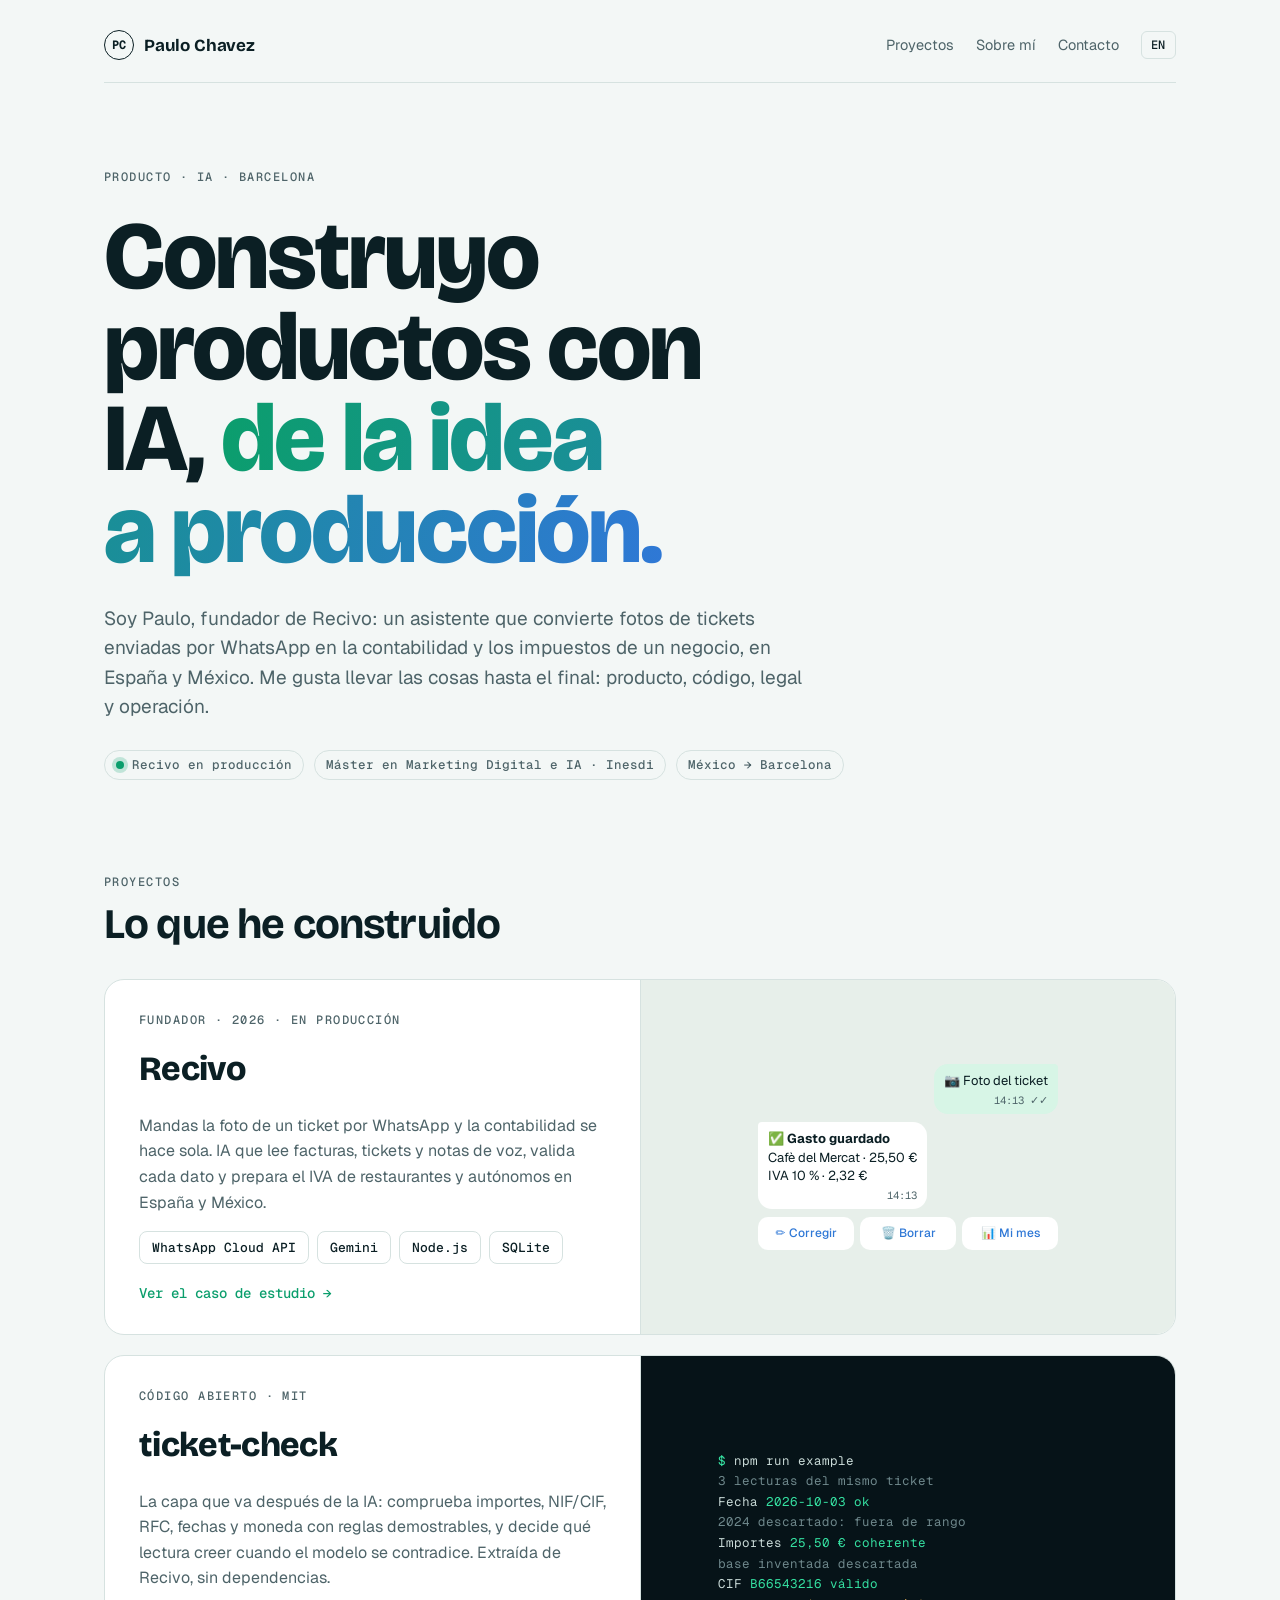
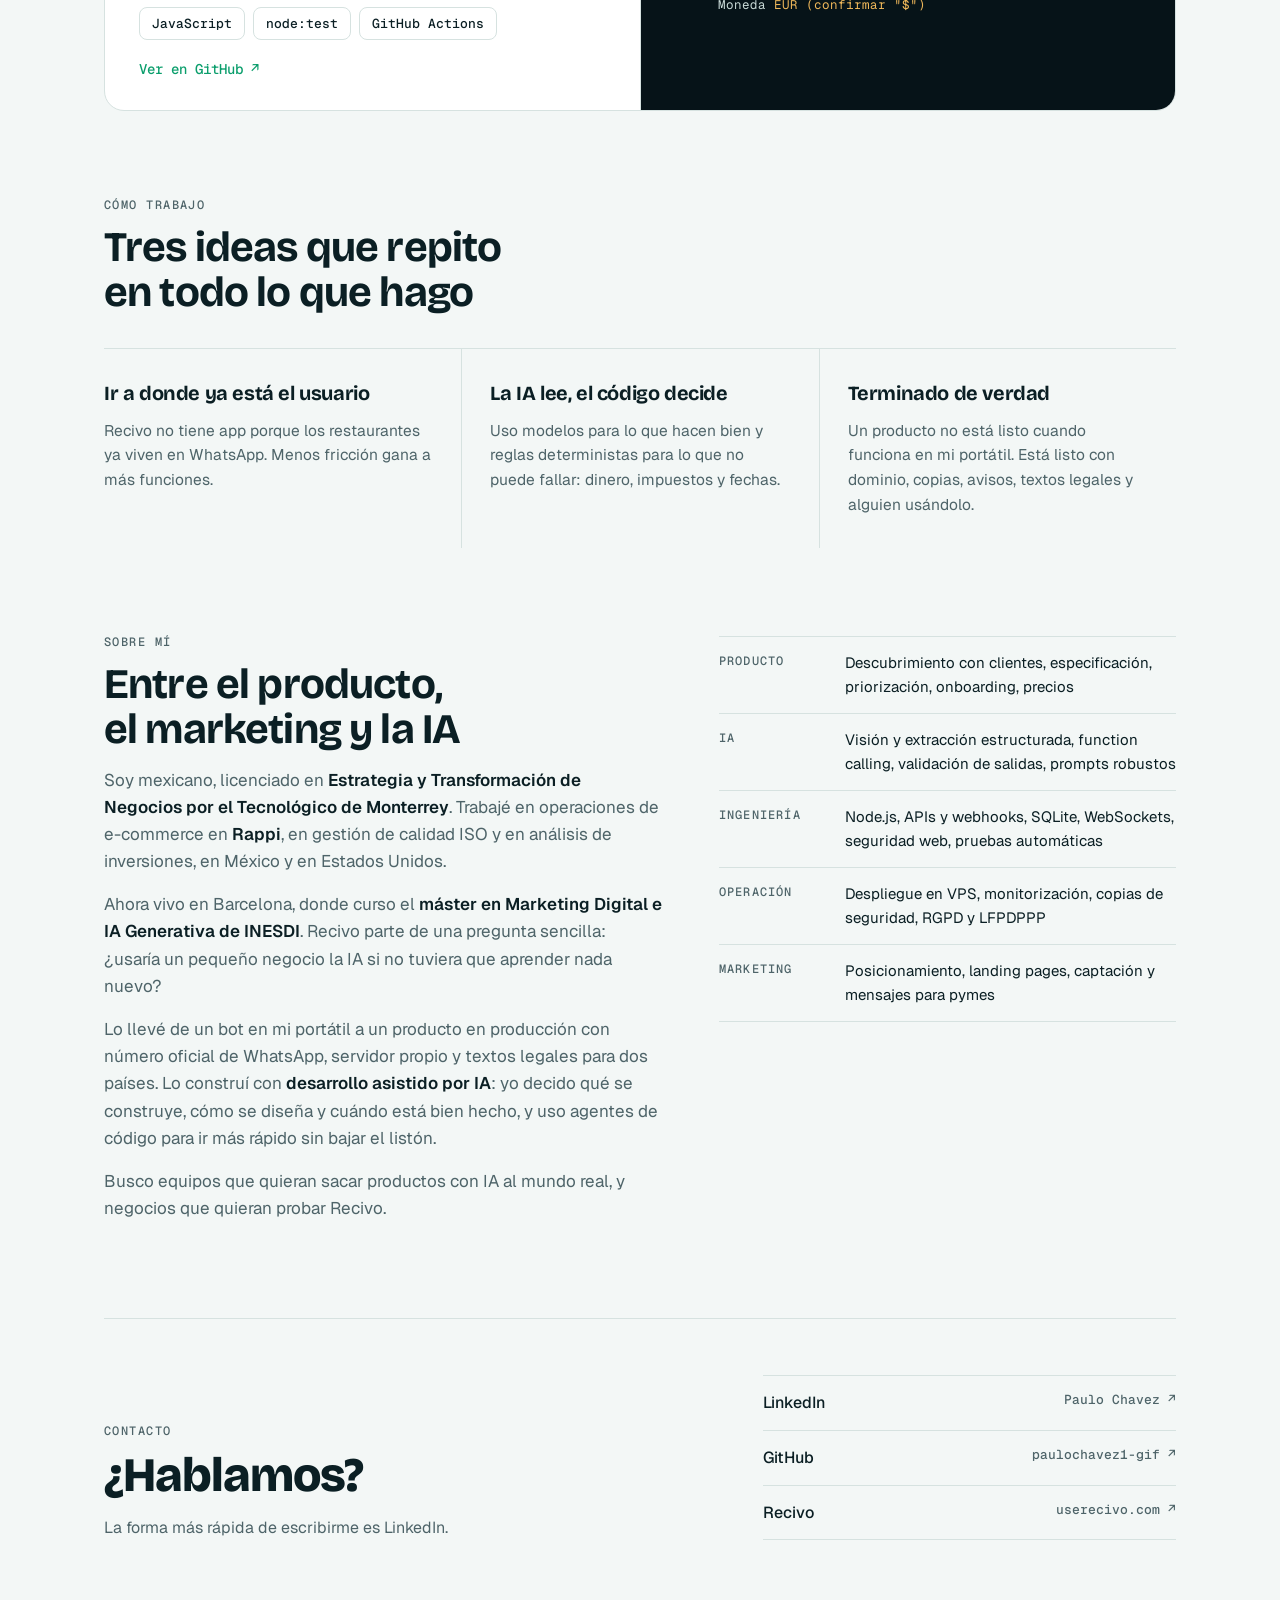
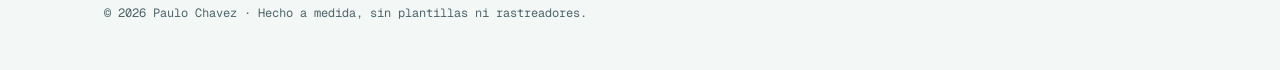
<file: index.html>
<!doctype html>
<html lang="es">
<head>
<meta charset="utf-8">
<meta name="viewport" content="width=device-width, initial-scale=1, viewport-fit=cover">
<title>Paulo Chavez · Productos con IA</title>
<meta name="description" content="Construyo productos con IA de la idea a producción. Fundador de Recivo, el asistente de gastos e impuestos por WhatsApp.">
<link rel="canonical" href="https://paulochavez1-gif.github.io/">
<link rel="alternate" hreflang="es" href="https://paulochavez1-gif.github.io/">
<link rel="alternate" hreflang="en" href="https://paulochavez1-gif.github.io/en/">
<meta property="og:type" content="website">
<meta property="og:title" content="Paulo Chavez · Productos con IA">
<meta property="og:description" content="Fundador de Recivo: fotografías un ticket en WhatsApp y la contabilidad se hace sola.">
<meta property="og:url" content="https://paulochavez1-gif.github.io/">
<meta property="og:image" content="https://paulochavez1-gif.github.io/assets/og-home-es.png">
<meta property="og:locale" content="es_ES">
<meta name="twitter:card" content="summary_large_image">
<link rel="icon" href="./assets/favicon.svg" type="image/svg+xml">
<link rel="preconnect" href="https://fonts.googleapis.com">
<link rel="preconnect" href="https://fonts.gstatic.com" crossorigin>
<link rel="stylesheet" href="https://fonts.googleapis.com/css2?family=Bricolage+Grotesque:opsz,wght@12..96,500;12..96,700;12..96,800&family=Geist:wght@400;500;600&family=Geist+Mono:wght@400;500&display=swap">
<link rel="stylesheet" href="./assets/site.css">
<script type="application/ld+json">{"@context":"https://schema.org","@type":"Person","name":"Paulo Chavez","jobTitle":"Fundador de Recivo · Producto con IA","address":{"@type":"PostalAddress","addressLocality":"Barcelona"},"url":"https://paulochavez1-gif.github.io/","sameAs":["https://www.linkedin.com/in/paulo-c%C3%A9sar-chavez-camacho-9328a323b/","https://github.com/paulochavez1-gif"]}</script>
</head>
<body>
<a class="skip" href="#main">Saltar al contenido</a>
<div class="wrap">
  <nav class="nav" aria-label="Principal">
    <a class="nav-name" href="./"><span class="mono-mark" aria-hidden="true">PC</span>Paulo Chavez</a>
    <div class="nav-links">
      <a href="#proyectos">Proyectos</a>
      <a href="#sobre-mi">Sobre mí</a>
      <a href="#contacto">Contacto</a>
      <a class="lang" href="./en/" hreflang="en" lang="en" aria-label="English version">EN</a>
    </div>
  </nav>

  <main id="main">
    <section class="home-hero">
      <span class="eyebrow">Producto · IA · Barcelona</span>
      <h1>Construyo productos con IA, <em>de la idea a producción.</em></h1>
      <p class="lede">Soy Paulo, fundador de Recivo: un asistente que convierte fotos de tickets enviadas por WhatsApp en la contabilidad y los impuestos de un negocio, en España y México. Me gusta llevar las cosas hasta el final: producto, código, legal y operación.</p>
      <div class="hero-meta">
        <span class="tag"><span class="dot" aria-hidden="true"></span>Recivo en producción</span>
        <span class="tag">Máster en Marketing Digital e IA · Inesdi</span>
        <span class="tag">México → Barcelona</span>
      </div>
    </section>

    <section class="block" id="proyectos" style="padding-top: 24px">
      <div class="block-head">
        <span class="eyebrow">Proyectos</span>
        <h2>Lo que he construido</h2>
      </div>
      <div class="projects">
        <a class="project" href="./recivo/">
          <div class="project-body">
            <span class="eyebrow">Fundador · 2026 · En producción</span>
            <h3>Recivo</h3>
            <p>Mandas la foto de un ticket por WhatsApp y la contabilidad se hace sola. IA que lee facturas, tickets y notas de voz, valida cada dato y prepara el IVA de restaurantes y autónomos en España y México.</p>
            <div class="stack"><span>WhatsApp Cloud API</span><span>Gemini</span><span>Node.js</span><span>SQLite</span></div>
            <span class="project-cta">Ver el caso de estudio →</span>
          </div>
          <div class="project-visual" aria-hidden="true">
            <div class="mini-chat">
              <div class="bubble out">📷 Foto del ticket<span class="time">14:13 ✓✓</span></div>
              <div class="bubble in">✅ <b>Gasto guardado</b><br>Cafè del Mercat · 25,50 €<br>IVA 10 % · 2,32 €<span class="time">14:13</span></div>
              <div class="wa-buttons" style="max-width:100%"><span>✏️ Corregir</span><span>🗑️ Borrar</span><span>📊 Mi mes</span></div>
            </div>
          </div>
        </a>

        <a class="project" href="https://github.com/paulochavez1-gif/ticket-check" target="_blank" rel="noopener">
          <div class="project-body">
            <span class="eyebrow">Código abierto · MIT</span>
            <h3>ticket-check</h3>
            <p>La capa que va después de la IA: comprueba importes, NIF/CIF, RFC, fechas y moneda con reglas demostrables, y decide qué lectura creer cuando el modelo se contradice. Extraída de Recivo, sin dependencias.</p>
            <div class="stack"><span>JavaScript</span><span>node:test</span><span>GitHub Actions</span></div>
            <span class="project-cta">Ver en GitHub ↗</span>
          </div>
          <div class="project-visual code" aria-hidden="true">
            <div class="terminal">
              <div><span class="p">$</span> npm run example</div>
              <div class="d">3 lecturas del mismo ticket</div>
              <div>Fecha    <span class="ok">2026-10-03 ok</span></div>
              <div class="d">  2024 descartado: fuera de rango</div>
              <div>Importes <span class="ok">25,50 € coherente</span></div>
              <div class="d">  base inventada descartada</div>
              <div>CIF      <span class="ok">B66543216 válido</span></div>
              <div>Moneda   <span class="w">EUR (confirmar "$")</span></div>
            </div>
          </div>
        </a>
      </div>
    </section>

    <section class="block">
      <div class="block-head">
        <span class="eyebrow">Cómo trabajo</span>
        <h2>Tres ideas que repito en todo lo que hago</h2>
      </div>
      <div class="principles">
        <div class="principle"><h3>Ir a donde ya está el usuario</h3><p>Recivo no tiene app porque los restaurantes ya viven en WhatsApp. Menos fricción gana a más funciones.</p></div>
        <div class="principle"><h3>La IA lee, el código decide</h3><p>Uso modelos para lo que hacen bien y reglas deterministas para lo que no puede fallar: dinero, impuestos y fechas.</p></div>
        <div class="principle"><h3>Terminado de verdad</h3><p>Un producto no está listo cuando funciona en mi portátil. Está listo con dominio, copias, avisos, textos legales y alguien usándolo.</p></div>
      </div>
    </section>

    <section class="block" id="sobre-mi">
      <div class="about">
        <div class="block-head">
          <span class="eyebrow">Sobre mí</span>
          <h2>Entre el producto, el marketing y la IA</h2>
          <div class="prose">
            <p>Soy mexicano, licenciado en <strong>Estrategia y Transformación de Negocios por el Tecnológico de Monterrey</strong>. Trabajé en operaciones de e-commerce en <strong>Rappi</strong>, en gestión de calidad ISO y en análisis de inversiones, en México y en Estados Unidos.</p>
            <p>Ahora vivo en Barcelona, donde curso el <strong>máster en Marketing Digital e IA Generativa de INESDI</strong>. Recivo parte de una pregunta sencilla: ¿usaría un pequeño negocio la IA si no tuviera que aprender nada nuevo?</p>
            <p>Lo llevé de un bot en mi portátil a un producto en producción con número oficial de WhatsApp, servidor propio y textos legales para dos países. Lo construí con <strong>desarrollo asistido por IA</strong>: yo decido qué se construye, cómo se diseña y cuándo está bien hecho, y uso agentes de código para ir más rápido sin bajar el listón.</p>
            <p>Busco equipos que quieran sacar productos con IA al mundo real, y negocios que quieran probar Recivo.</p>
          </div>
        </div>
        <div class="skills">
          <div><b>Producto</b><span>Descubrimiento con clientes, especificación, priorización, onboarding, precios</span></div>
          <div><b>IA</b><span>Visión y extracción estructurada, function calling, validación de salidas, prompts robustos</span></div>
          <div><b>Ingeniería</b><span>Node.js, APIs y webhooks, SQLite, WebSockets, seguridad web, pruebas automáticas</span></div>
          <div><b>Operación</b><span>Despliegue en VPS, monitorización, copias de seguridad, RGPD y LFPDPPP</span></div>
          <div><b>Marketing</b><span>Posicionamiento, landing pages, captación y mensajes para pymes</span></div>
        </div>
      </div>
    </section>

    <section class="closing" id="contacto">
      <div class="block-head">
        <span class="eyebrow">Contacto</span>
        <h2>¿Hablamos?</h2>
        <p class="prose">La forma más rápida de escribirme es LinkedIn.</p>
      </div>
      <div class="links">
        <a href="https://www.linkedin.com/in/paulo-c%C3%A9sar-chavez-camacho-9328a323b/" target="_blank" rel="noopener me"><span>LinkedIn</span><span>Paulo Chavez ↗</span></a>
        <a href="https://github.com/paulochavez1-gif" target="_blank" rel="noopener me"><span>GitHub</span><span>paulochavez1-gif ↗</span></a>
        <a href="https://userecivo.com" target="_blank" rel="noopener"><span>Recivo</span><span>userecivo.com ↗</span></a>
      </div>
    </section>
  </main>
  <footer>© 2026 Paulo Chavez · Hecho a medida, sin plantillas ni rastreadores.</footer>
</div>
</body>
</html>
</file>
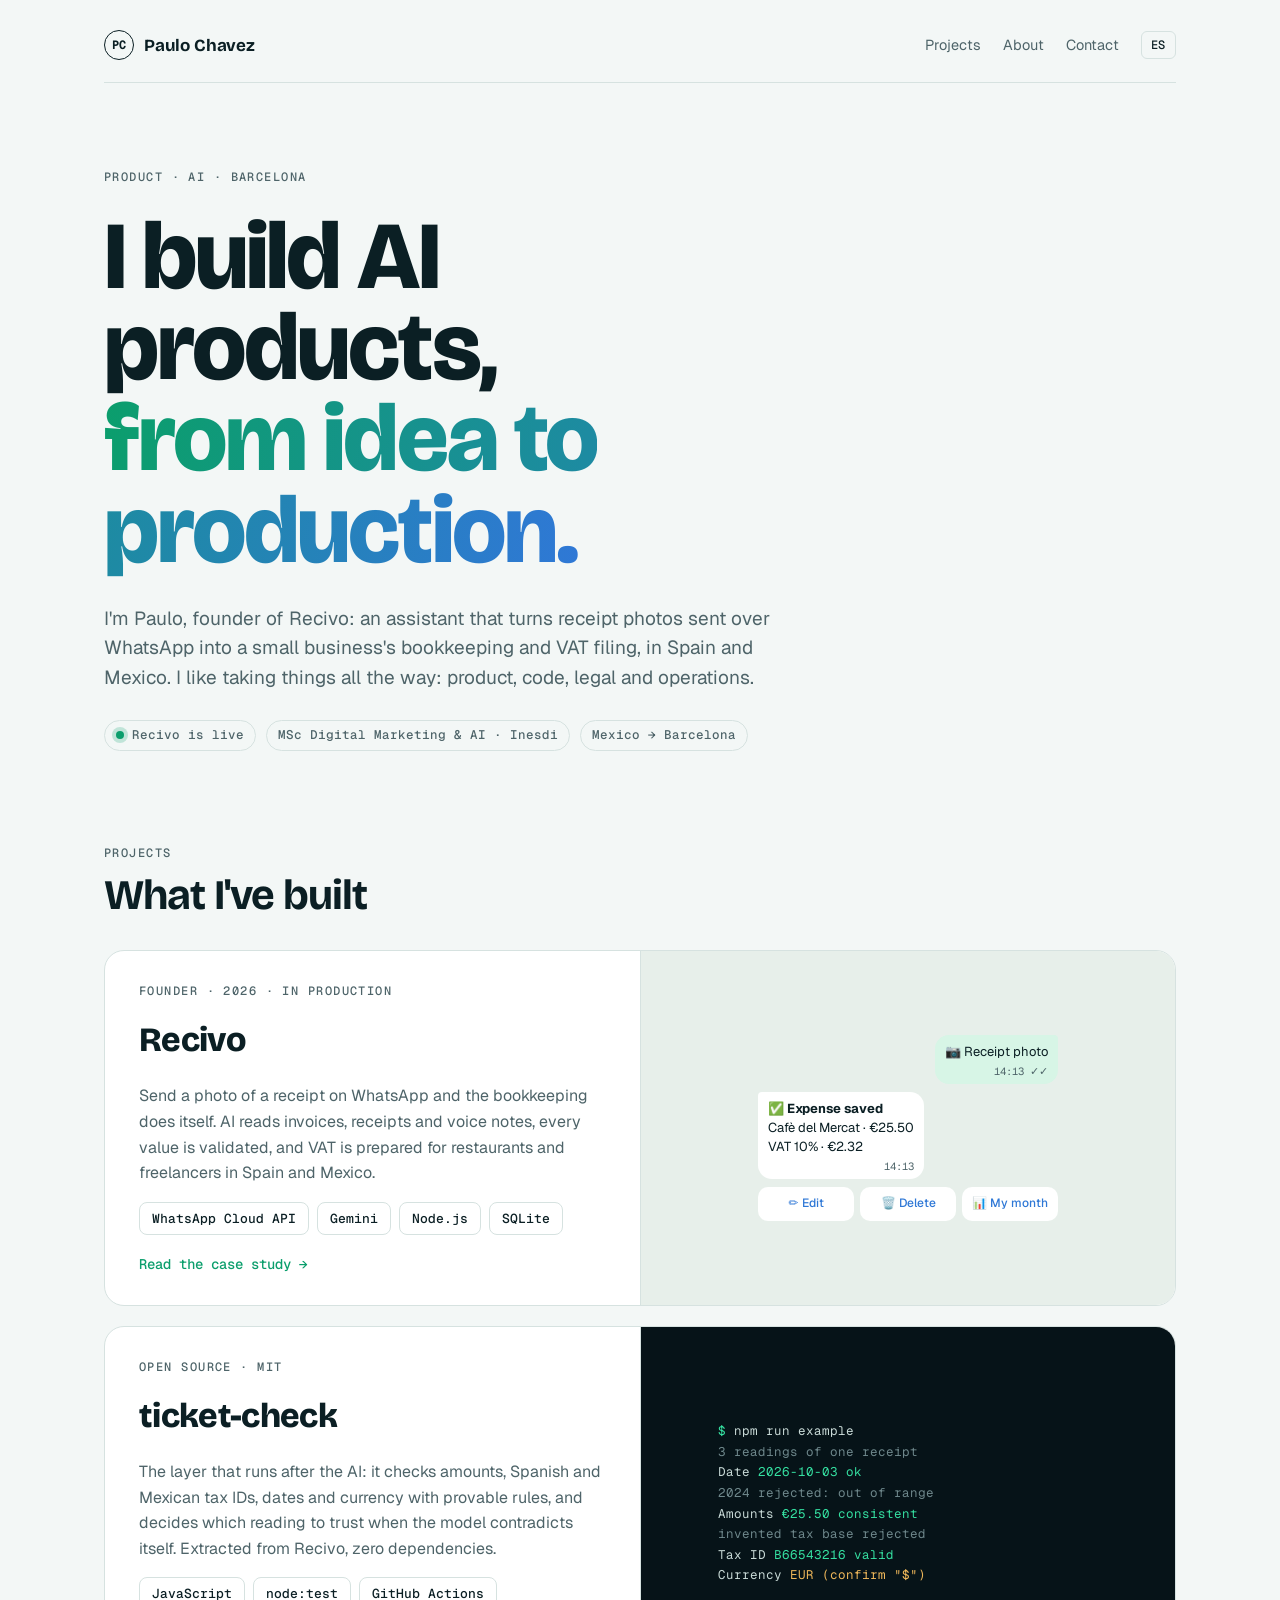
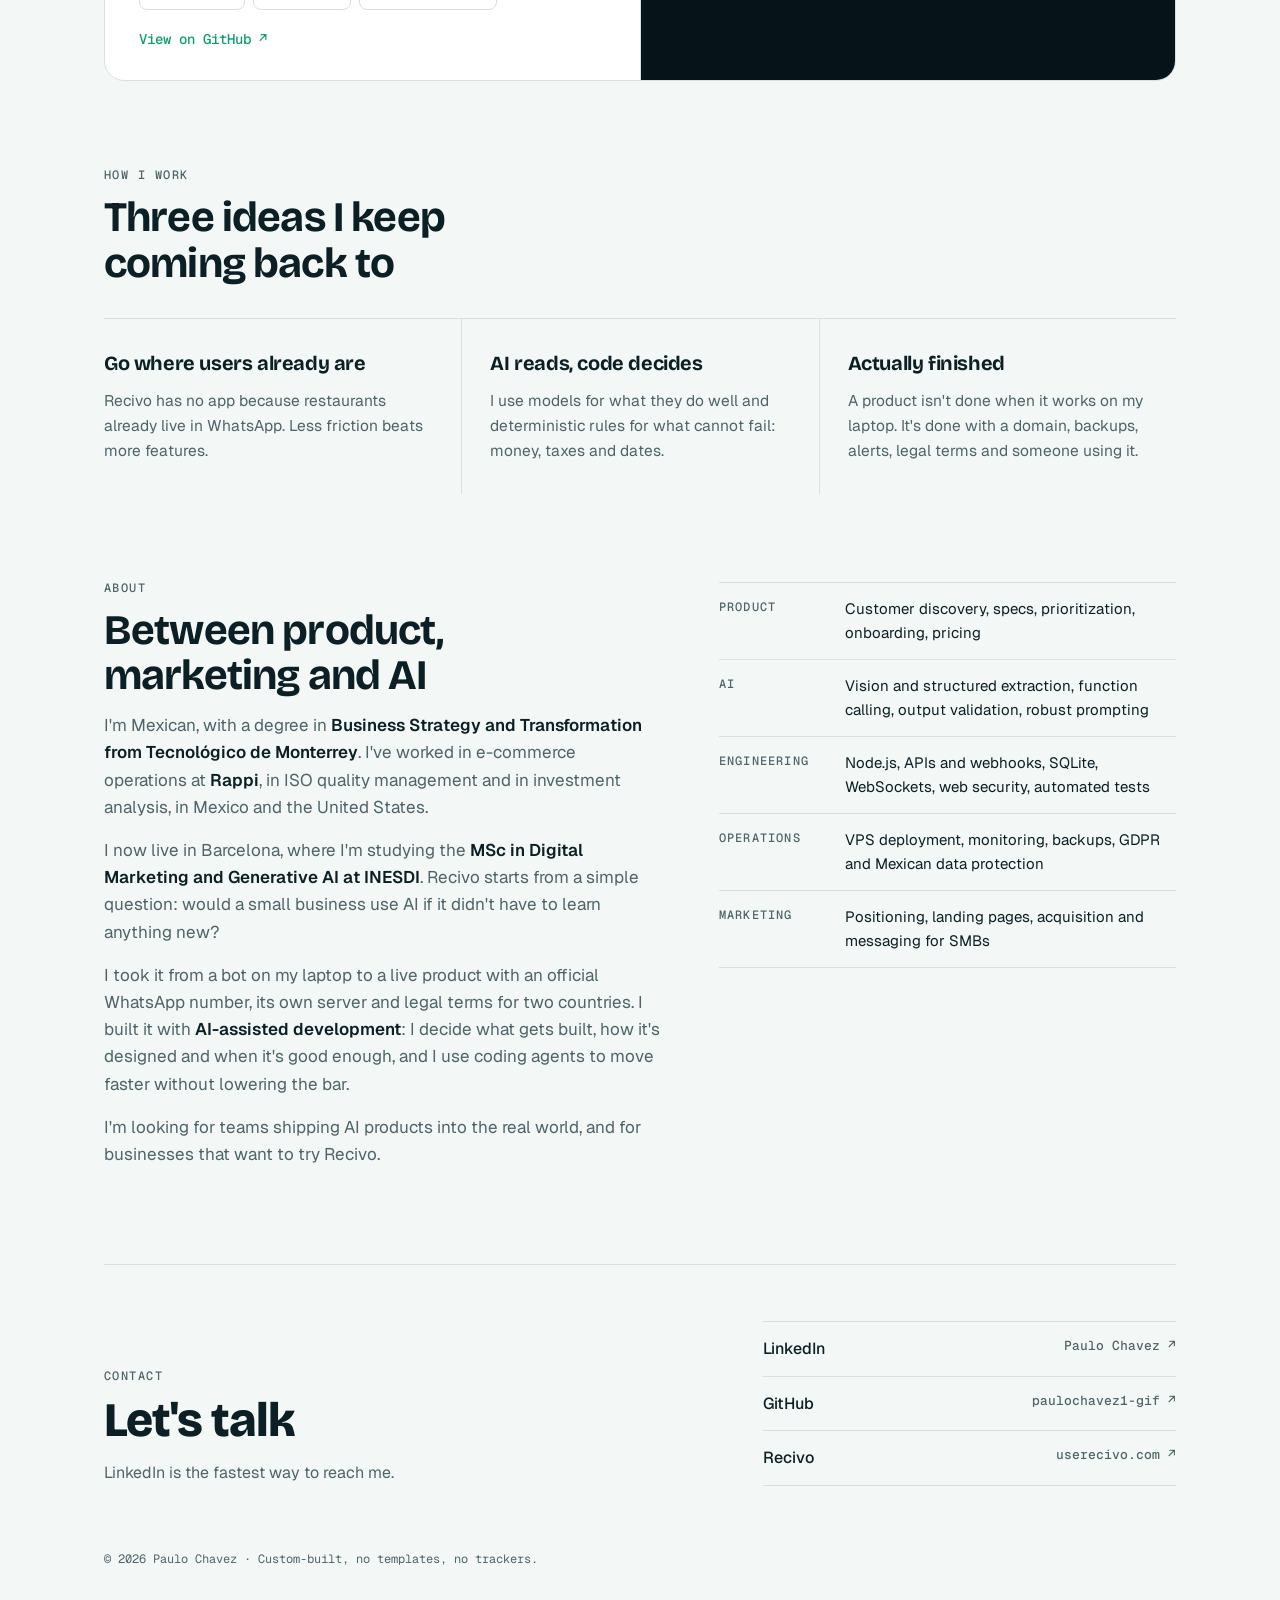
<file: en/index.html>
<!doctype html>
<html lang="en">
<head>
<meta charset="utf-8">
<meta name="viewport" content="width=device-width, initial-scale=1, viewport-fit=cover">
<title>Paulo Chavez · AI products</title>
<meta name="description" content="I build AI products from idea to production. Founder of Recivo, the WhatsApp assistant for expenses and VAT.">
<link rel="canonical" href="https://paulochavez1-gif.github.io/en/">
<link rel="alternate" hreflang="es" href="https://paulochavez1-gif.github.io/">
<link rel="alternate" hreflang="en" href="https://paulochavez1-gif.github.io/en/">
<meta property="og:type" content="website">
<meta property="og:title" content="Paulo Chavez · AI products">
<meta property="og:description" content="Founder of Recivo: snap a receipt on WhatsApp and the bookkeeping does itself.">
<meta property="og:url" content="https://paulochavez1-gif.github.io/en/">
<meta property="og:image" content="https://paulochavez1-gif.github.io/assets/og-home-en.png">
<meta property="og:locale" content="en_US">
<meta name="twitter:card" content="summary_large_image">
<link rel="icon" href="../assets/favicon.svg" type="image/svg+xml">
<link rel="preconnect" href="https://fonts.googleapis.com">
<link rel="preconnect" href="https://fonts.gstatic.com" crossorigin>
<link rel="stylesheet" href="https://fonts.googleapis.com/css2?family=Bricolage+Grotesque:opsz,wght@12..96,500;12..96,700;12..96,800&family=Geist:wght@400;500;600&family=Geist+Mono:wght@400;500&display=swap">
<link rel="stylesheet" href="../assets/site.css">
</head>
<body>
<a class="skip" href="#main">Skip to content</a>
<div class="wrap">
  <nav class="nav" aria-label="Main">
    <a class="nav-name" href="../en/"><span class="mono-mark" aria-hidden="true">PC</span>Paulo Chavez</a>
    <div class="nav-links">
      <a href="#projects">Projects</a>
      <a href="#about">About</a>
      <a href="#contact">Contact</a>
      <a class="lang" href="../" hreflang="es" lang="es" aria-label="Versión en español">ES</a>
    </div>
  </nav>

  <main id="main">
    <section class="home-hero">
      <span class="eyebrow">Product · AI · Barcelona</span>
      <h1>I build AI products, <em>from idea to production.</em></h1>
      <p class="lede">I'm Paulo, founder of Recivo: an assistant that turns receipt photos sent over WhatsApp into a small business's bookkeeping and VAT filing, in Spain and Mexico. I like taking things all the way: product, code, legal and operations.</p>
      <div class="hero-meta">
        <span class="tag"><span class="dot" aria-hidden="true"></span>Recivo is live</span>
        <span class="tag">MSc Digital Marketing &amp; AI · Inesdi</span>
        <span class="tag">Mexico → Barcelona</span>
      </div>
    </section>

    <section class="block" id="projects" style="padding-top: 24px">
      <div class="block-head">
        <span class="eyebrow">Projects</span>
        <h2>What I've built</h2>
      </div>
      <div class="projects">
        <a class="project" href="../en/recivo/">
          <div class="project-body">
            <span class="eyebrow">Founder · 2026 · In production</span>
            <h3>Recivo</h3>
            <p>Send a photo of a receipt on WhatsApp and the bookkeeping does itself. AI reads invoices, receipts and voice notes, every value is validated, and VAT is prepared for restaurants and freelancers in Spain and Mexico.</p>
            <div class="stack"><span>WhatsApp Cloud API</span><span>Gemini</span><span>Node.js</span><span>SQLite</span></div>
            <span class="project-cta">Read the case study →</span>
          </div>
          <div class="project-visual" aria-hidden="true">
            <div class="mini-chat">
              <div class="bubble out">📷 Receipt photo<span class="time">14:13 ✓✓</span></div>
              <div class="bubble in">✅ <b>Expense saved</b><br>Cafè del Mercat · €25.50<br>VAT 10% · €2.32<span class="time">14:13</span></div>
              <div class="wa-buttons" style="max-width:100%"><span>✏️ Edit</span><span>🗑️ Delete</span><span>📊 My month</span></div>
            </div>
          </div>
        </a>

        <a class="project" href="https://github.com/paulochavez1-gif/ticket-check" target="_blank" rel="noopener">
          <div class="project-body">
            <span class="eyebrow">Open source · MIT</span>
            <h3>ticket-check</h3>
            <p>The layer that runs after the AI: it checks amounts, Spanish and Mexican tax IDs, dates and currency with provable rules, and decides which reading to trust when the model contradicts itself. Extracted from Recivo, zero dependencies.</p>
            <div class="stack"><span>JavaScript</span><span>node:test</span><span>GitHub Actions</span></div>
            <span class="project-cta">View on GitHub ↗</span>
          </div>
          <div class="project-visual code" aria-hidden="true">
            <div class="terminal">
              <div><span class="p">$</span> npm run example</div>
              <div class="d">3 readings of one receipt</div>
              <div>Date     <span class="ok">2026-10-03 ok</span></div>
              <div class="d">  2024 rejected: out of range</div>
              <div>Amounts  <span class="ok">€25.50 consistent</span></div>
              <div class="d">  invented tax base rejected</div>
              <div>Tax ID   <span class="ok">B66543216 valid</span></div>
              <div>Currency <span class="w">EUR (confirm "$")</span></div>
            </div>
          </div>
        </a>
      </div>
    </section>

    <section class="block">
      <div class="block-head">
        <span class="eyebrow">How I work</span>
        <h2>Three ideas I keep coming back to</h2>
      </div>
      <div class="principles">
        <div class="principle"><h3>Go where users already are</h3><p>Recivo has no app because restaurants already live in WhatsApp. Less friction beats more features.</p></div>
        <div class="principle"><h3>AI reads, code decides</h3><p>I use models for what they do well and deterministic rules for what cannot fail: money, taxes and dates.</p></div>
        <div class="principle"><h3>Actually finished</h3><p>A product isn't done when it works on my laptop. It's done with a domain, backups, alerts, legal terms and someone using it.</p></div>
      </div>
    </section>

    <section class="block" id="about">
      <div class="about">
        <div class="block-head">
          <span class="eyebrow">About</span>
          <h2>Between product, marketing and AI</h2>
          <div class="prose">
            <p>I'm Mexican, with a degree in <strong>Business Strategy and Transformation from Tecnológico de Monterrey</strong>. I've worked in e-commerce operations at <strong>Rappi</strong>, in ISO quality management and in investment analysis, in Mexico and the United States.</p>
            <p>I now live in Barcelona, where I'm studying the <strong>MSc in Digital Marketing and Generative AI at INESDI</strong>. Recivo starts from a simple question: would a small business use AI if it didn't have to learn anything new?</p>
            <p>I took it from a bot on my laptop to a live product with an official WhatsApp number, its own server and legal terms for two countries. I built it with <strong>AI-assisted development</strong>: I decide what gets built, how it's designed and when it's good enough, and I use coding agents to move faster without lowering the bar.</p>
            <p>I'm looking for teams shipping AI products into the real world, and for businesses that want to try Recivo.</p>
          </div>
        </div>
        <div class="skills">
          <div><b>Product</b><span>Customer discovery, specs, prioritization, onboarding, pricing</span></div>
          <div><b>AI</b><span>Vision and structured extraction, function calling, output validation, robust prompting</span></div>
          <div><b>Engineering</b><span>Node.js, APIs and webhooks, SQLite, WebSockets, web security, automated tests</span></div>
          <div><b>Operations</b><span>VPS deployment, monitoring, backups, GDPR and Mexican data protection</span></div>
          <div><b>Marketing</b><span>Positioning, landing pages, acquisition and messaging for SMBs</span></div>
        </div>
      </div>
    </section>

    <section class="closing" id="contact">
      <div class="block-head">
        <span class="eyebrow">Contact</span>
        <h2>Let's talk</h2>
        <p class="prose">LinkedIn is the fastest way to reach me.</p>
      </div>
      <div class="links">
        <a href="https://www.linkedin.com/in/paulo-c%C3%A9sar-chavez-camacho-9328a323b/" target="_blank" rel="noopener me"><span>LinkedIn</span><span>Paulo Chavez ↗</span></a>
        <a href="https://github.com/paulochavez1-gif" target="_blank" rel="noopener me"><span>GitHub</span><span>paulochavez1-gif ↗</span></a>
        <a href="https://userecivo.com" target="_blank" rel="noopener"><span>Recivo</span><span>userecivo.com ↗</span></a>
      </div>
    </section>
  </main>
  <footer>© 2026 Paulo Chavez · Custom-built, no templates, no trackers.</footer>
</div>
</body>
</html>
</file>
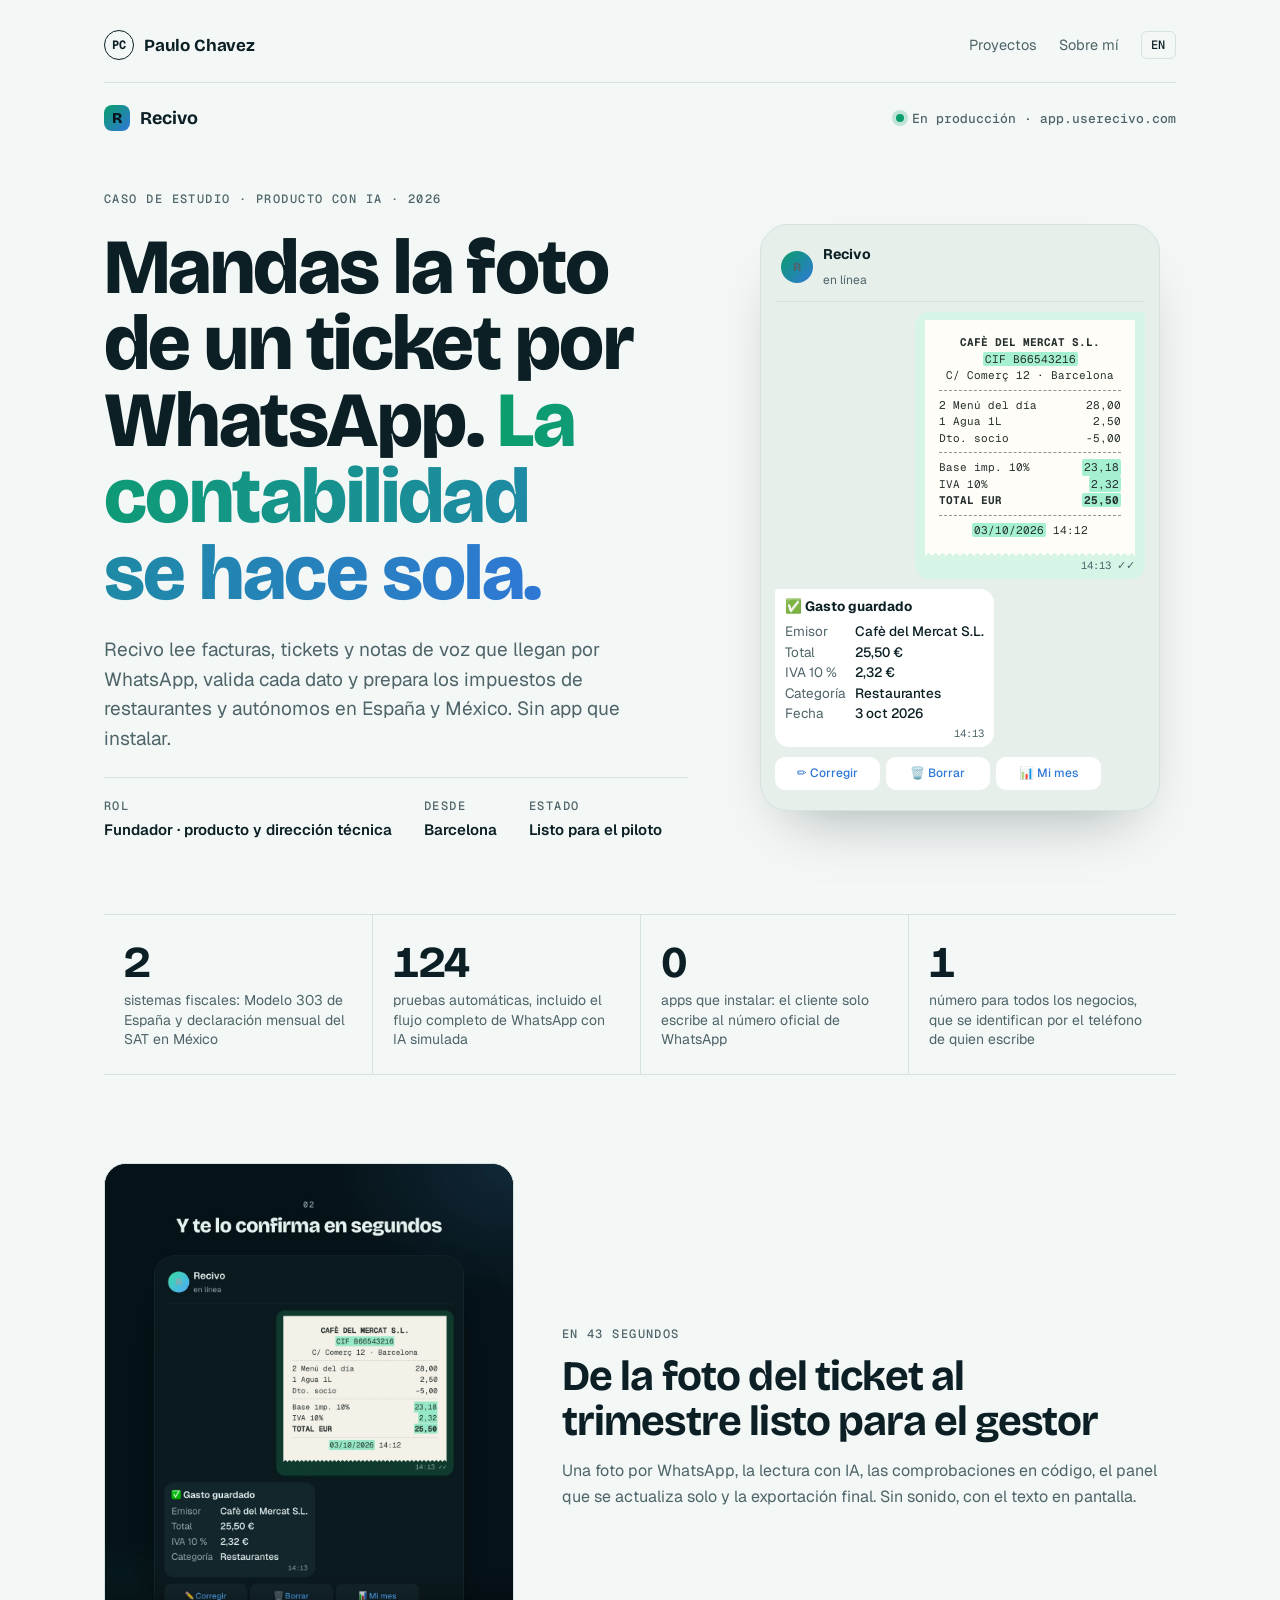
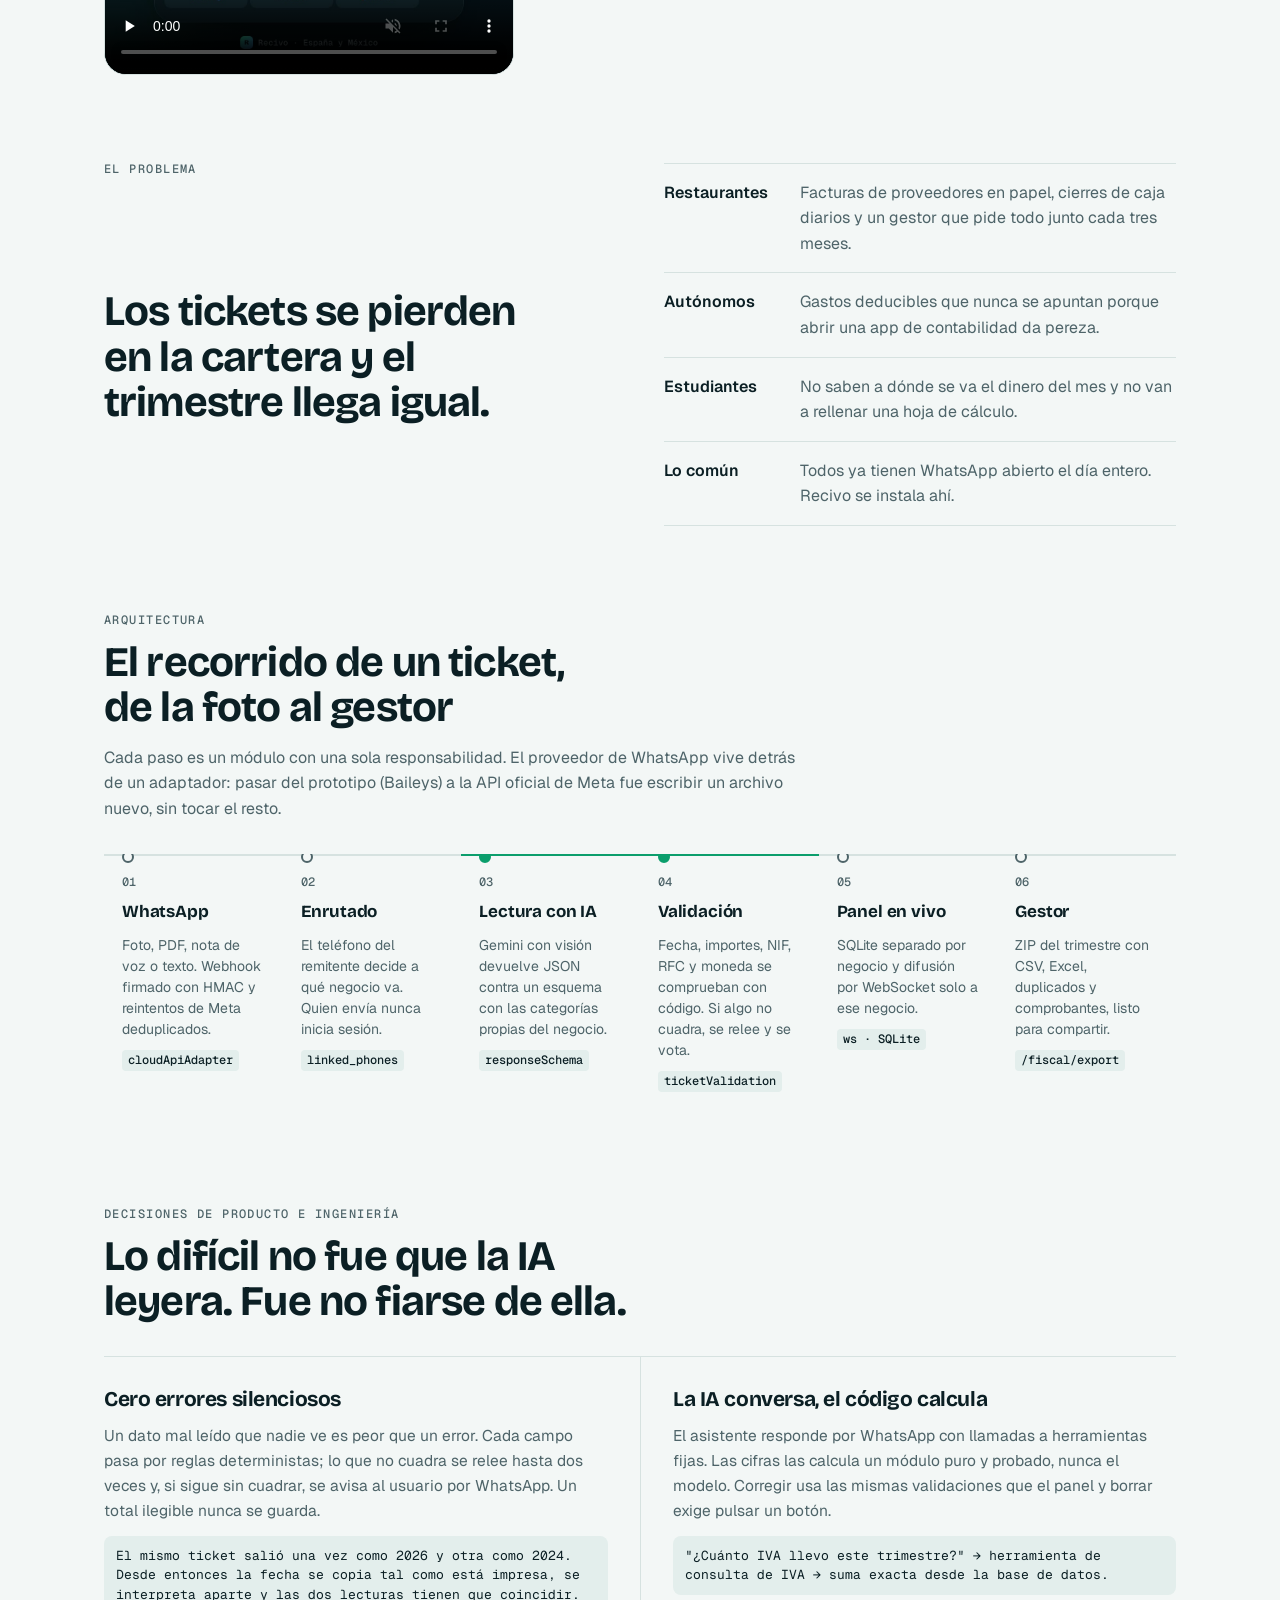
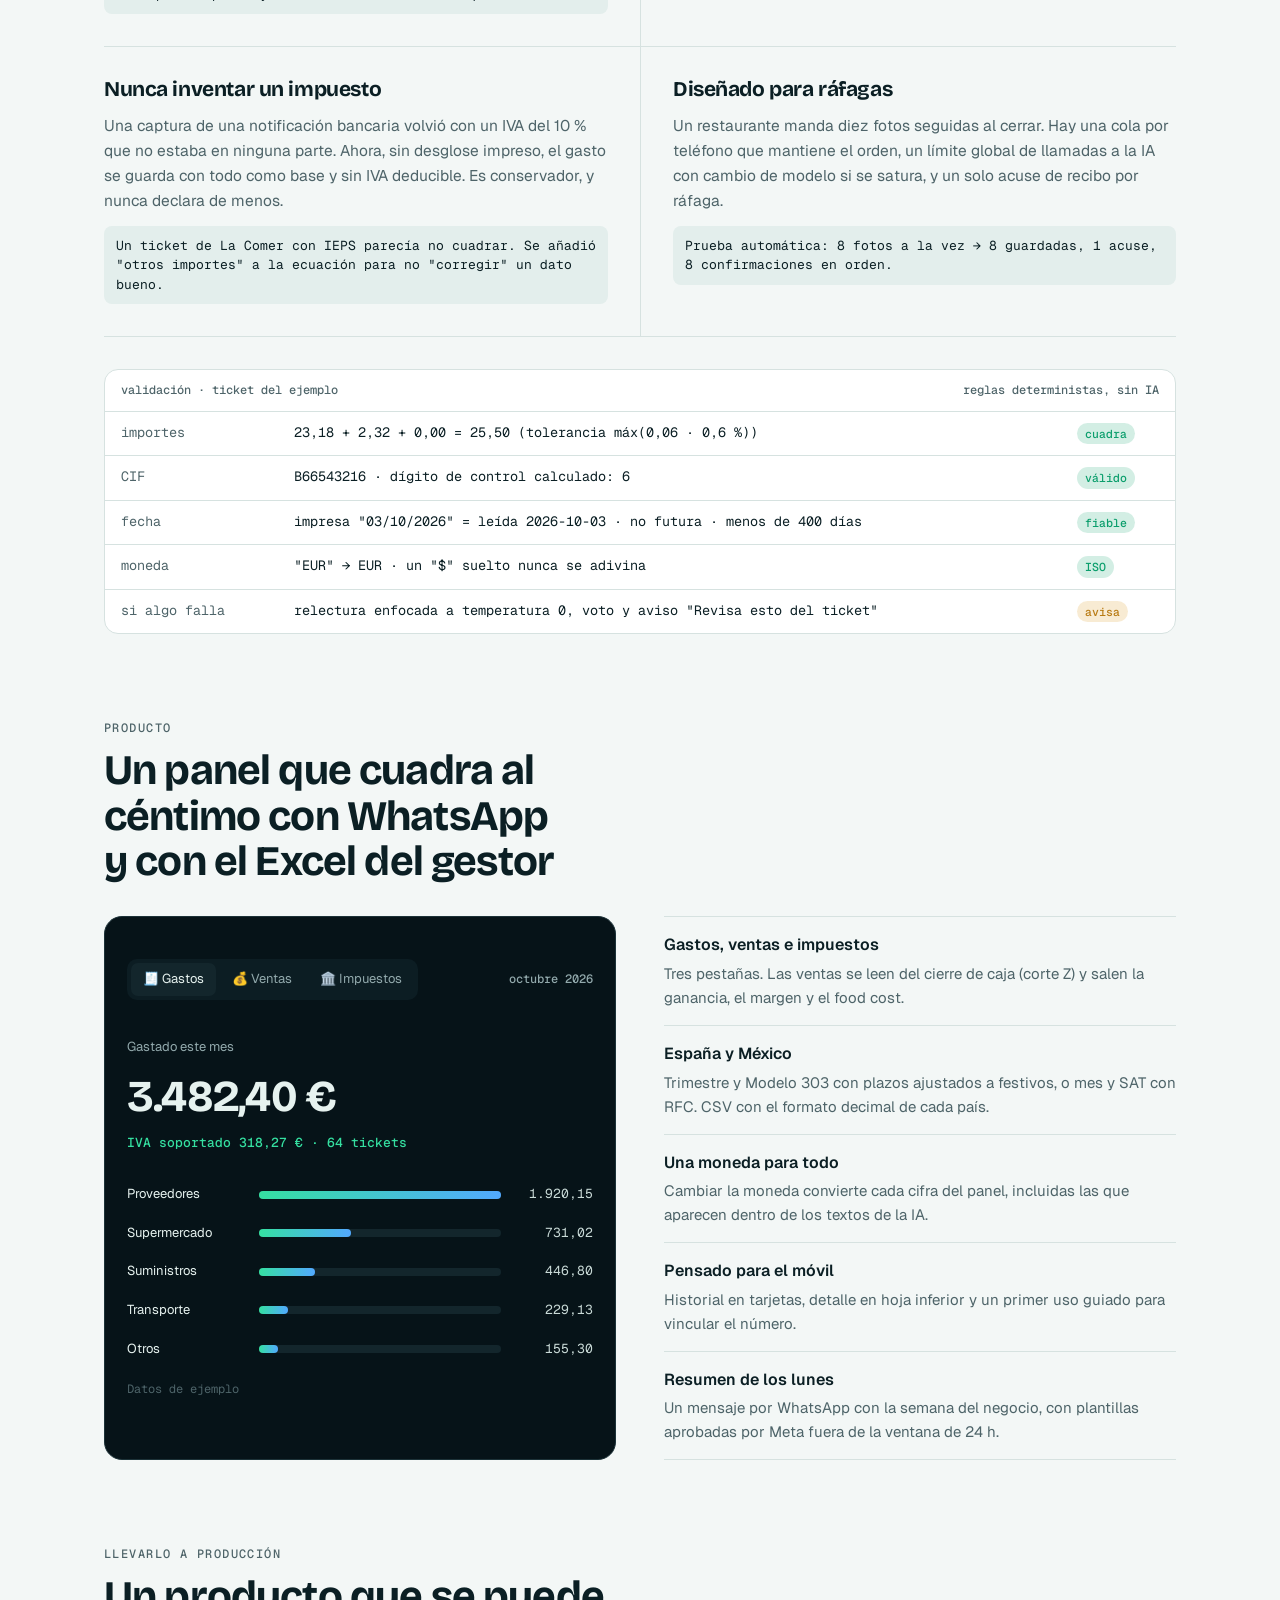
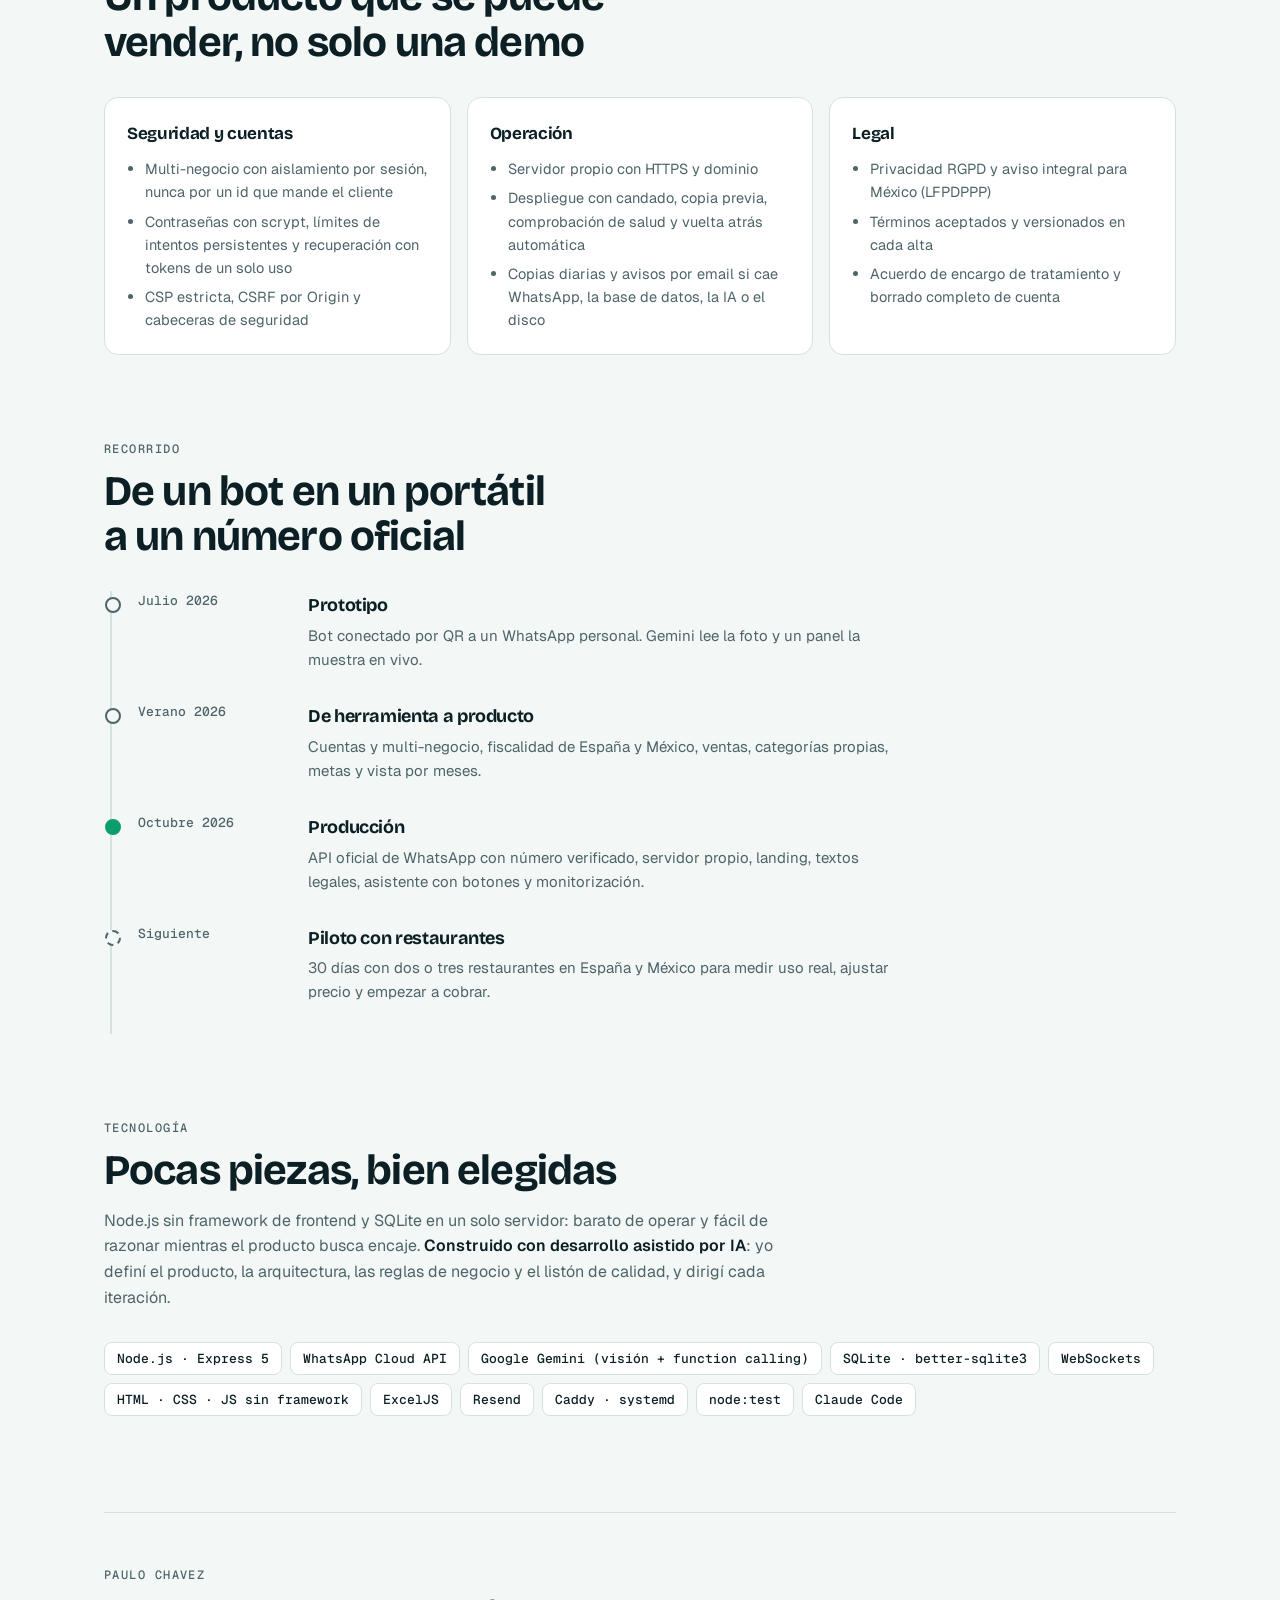
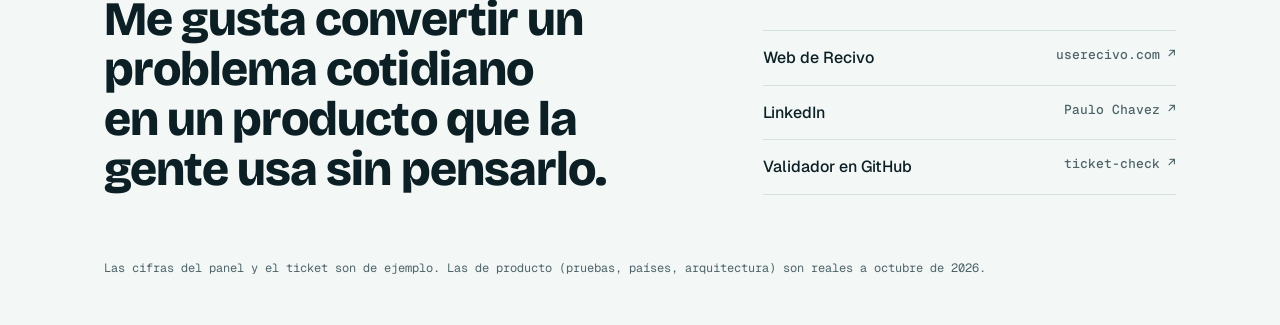
<file: recivo/index.html>
<!doctype html>
<html lang="es">
<head>
<meta charset="utf-8">
<meta name="viewport" content="width=device-width, initial-scale=1, viewport-fit=cover">
<title>Recivo · Caso de estudio · Paulo Chavez</title>
<meta name="description" content="Cómo construí Recivo: un asistente por WhatsApp que lee tickets con IA, valida cada dato y prepara el IVA en España y México.">
<link rel="canonical" href="https://paulochavez1-gif.github.io/recivo/">
<link rel="alternate" hreflang="es" href="https://paulochavez1-gif.github.io/recivo/">
<link rel="alternate" hreflang="en" href="https://paulochavez1-gif.github.io/en/recivo/">
<meta property="og:type" content="article">
<meta property="og:title" content="Recivo · Mandas la foto de un ticket por WhatsApp. La contabilidad se hace sola.">
<meta property="og:description" content="Caso de estudio: arquitectura, decisiones de producto e ingeniería y el camino a producción.">
<meta property="og:url" content="https://paulochavez1-gif.github.io/recivo/">
<meta property="og:image" content="https://paulochavez1-gif.github.io/assets/og-recivo-es.png">
<meta property="og:locale" content="es_ES">
<meta name="twitter:card" content="summary_large_image">
<link rel="icon" href="../assets/favicon.svg" type="image/svg+xml">
<link rel="preconnect" href="https://fonts.googleapis.com">
<link rel="preconnect" href="https://fonts.gstatic.com" crossorigin>
<link rel="stylesheet" href="https://fonts.googleapis.com/css2?family=Bricolage+Grotesque:opsz,wght@12..96,500;12..96,700;12..96,800&family=Geist:wght@400;500;600&family=Geist+Mono:wght@400;500&display=swap">
<link rel="stylesheet" href="../assets/site.css">
</head>
<body>
<a class="skip" href="#main">Saltar al contenido</a>
<div class="wrap">
  <nav class="nav" aria-label="Principal">
    <a class="nav-name" href="../"><span class="mono-mark" aria-hidden="true">PC</span>Paulo Chavez</a>
    <div class="nav-links">
      <a href="../#proyectos">Proyectos</a>
      <a href="../#sobre-mi">Sobre mí</a>
      <a class="lang" href="../en/recivo/" hreflang="en" lang="en" aria-label="English version">EN</a>
    </div>
  </nav>
  <main id="main">
  <header class="top">
    <div class="brand"><span class="brand-mark" aria-hidden="true">R</span>Recivo</div>
    <div class="status"><span class="dot" aria-hidden="true"></span>En producción · app.userecivo.com</div>
  </header>

  <!-- HERO -->
  <section class="hero">
    <div class="hero-copy">
      <span class="eyebrow">Caso de estudio · Producto con IA · 2026</span>
      <h1>Mandas la foto de un ticket por WhatsApp. <em>La contabilidad se hace sola.</em></h1>
      <p class="lede">Recivo lee facturas, tickets y notas de voz que llegan por WhatsApp, valida cada dato y prepara los impuestos de restaurantes y autónomos en España y México. Sin app que instalar.</p>
      <div class="role">
        <div><span class="eyebrow">Rol</span><b>Fundador · producto y dirección técnica</b></div>
        <div><span class="eyebrow">Desde</span><b>Barcelona</b></div>
        <div><span class="eyebrow">Estado</span><b>Listo para el piloto</b></div>
      </div>
    </div>

    <div class="phone" role="img" aria-label="Conversación de WhatsApp: el usuario envía la foto de un ticket y Recivo responde con los datos extraídos y tres botones.">
      <div class="chat-head">
        <span class="brand-mark" aria-hidden="true">R</span>
        <div><b>Recivo</b><span>en línea</span></div>
      </div>
      <div class="bubble out">
        <div class="receipt">
          <div class="c"><b>CAFÈ DEL MERCAT S.L.</b><br><mark>CIF B66543216</mark><br>C/ Comerç 12 · Barcelona</div>
          <hr>
          <div class="row"><span>2 Menú del día</span><span>28,00</span></div>
          <div class="row"><span>1 Agua 1L</span><span>2,50</span></div>
          <div class="row"><span>Dto. socio</span><span>-5,00</span></div>
          <hr>
          <div class="row"><span>Base imp. 10%</span><mark>23,18</mark></div>
          <div class="row"><span>IVA 10%</span><mark>2,32</mark></div>
          <div class="row"><b>TOTAL EUR</b><b><mark>25,50</mark></b></div>
          <hr>
          <div class="c"><mark>03/10/2026</mark> 14:12</div>
        </div>
        <span class="time">14:13 ✓✓</span>
      </div>
      <div class="bubble in bot">
        ✅ <b>Gasto guardado</b>
        <dl>
          <dt>Emisor</dt><dd>Cafè del Mercat S.L.</dd>
          <dt>Total</dt><dd>25,50 €</dd>
          <dt>IVA 10 %</dt><dd>2,32 €</dd>
          <dt>Categoría</dt><dd>Restaurantes</dd>
          <dt>Fecha</dt><dd>3 oct 2026</dd>
        </dl>
        <span class="time">14:13</span>
      </div>
      <div class="wa-buttons" aria-hidden="true"><span>✏️ Corregir</span><span>🗑️ Borrar</span><span>📊 Mi mes</span></div>
    </div>
  </section>

  <!-- CIFRAS -->
  <div class="facts">
    <div class="fact"><b>2</b><span>sistemas fiscales: Modelo 303 de España y declaración mensual del SAT en México</span></div>
    <div class="fact"><b>124</b><span>pruebas automáticas, incluido el flujo completo de WhatsApp con IA simulada</span></div>
    <div class="fact"><b>0</b><span>apps que instalar: el cliente solo escribe al número oficial de WhatsApp</span></div>
    <div class="fact"><b>1</b><span>número para todos los negocios, que se identifican por el teléfono de quien escribe</span></div>
  </div>

  <section class="block">
    <div class="demo">
      <video controls muted playsinline preload="none" poster="../assets/recivo-demo-poster.jpg" aria-label="Demostración de Recivo en 43 segundos">
        <source src="../assets/recivo-demo.mp4" type="video/mp4">
      </video>
      <div class="block-head">
        <span class="eyebrow">En 43 segundos</span>
        <h2>De la foto del ticket al trimestre listo para el gestor</h2>
        <p class="prose">Una foto por WhatsApp, la lectura con IA, las comprobaciones en código, el panel que se actualiza solo y la exportación final. Sin sonido, con el texto en pantalla.</p>
      </div>
    </div>
  </section>


  <!-- PROBLEMA -->
  <section class="block">
    <div class="split">
      <div class="block-head">
        <span class="eyebrow">El problema</span>
        <h2>Los tickets se pierden en la cartera y el trimestre llega igual.</h2>
      </div>
      <div class="pains">
        <div><b>Restaurantes</b><span>Facturas de proveedores en papel, cierres de caja diarios y un gestor que pide todo junto cada tres meses.</span></div>
        <div><b>Autónomos</b><span>Gastos deducibles que nunca se apuntan porque abrir una app de contabilidad da pereza.</span></div>
        <div><b>Estudiantes</b><span>No saben a dónde se va el dinero del mes y no van a rellenar una hoja de cálculo.</span></div>
        <div><b>Lo común</b><span>Todos ya tienen WhatsApp abierto el día entero. Recivo se instala ahí.</span></div>
      </div>
    </div>
  </section>

  <!-- RECORRIDO -->
  <section class="block">
    <div class="block-head">
      <span class="eyebrow">Arquitectura</span>
      <h2>El recorrido de un ticket, de la foto al gestor</h2>
      <p class="prose">Cada paso es un módulo con una sola responsabilidad. El proveedor de WhatsApp vive detrás de un adaptador: pasar del prototipo (Baileys) a la API oficial de Meta fue escribir un archivo nuevo, sin tocar el resto.</p>
    </div>
    <div class="flow-scroll" tabindex="0" aria-label="Pasos del recorrido de un ticket">
      <div class="flow">
        <div class="step"><h3>WhatsApp</h3><p>Foto, PDF, nota de voz o texto. Webhook firmado con HMAC y reintentos de Meta deduplicados.</p><code>cloudApiAdapter</code></div>
        <div class="step"><h3>Enrutado</h3><p>El teléfono del remitente decide a qué negocio va. Quien envía nunca inicia sesión.</p><code>linked_phones</code></div>
        <div class="step key"><h3>Lectura con IA</h3><p>Gemini con visión devuelve JSON contra un esquema con las categorías propias del negocio.</p><code>responseSchema</code></div>
        <div class="step key"><h3>Validación</h3><p>Fecha, importes, NIF, RFC y moneda se comprueban con código. Si algo no cuadra, se relee y se vota.</p><code>ticketValidation</code></div>
        <div class="step"><h3>Panel en vivo</h3><p>SQLite separado por negocio y difusión por WebSocket solo a ese negocio.</p><code>ws · SQLite</code></div>
        <div class="step"><h3>Gestor</h3><p>ZIP del trimestre con CSV, Excel, duplicados y comprobantes, listo para compartir.</p><code>/fiscal/export</code></div>
      </div>
    </div>
  </section>

  <!-- DECISIONES -->
  <section class="block">
    <div class="block-head">
      <span class="eyebrow">Decisiones de producto e ingeniería</span>
      <h2>Lo difícil no fue que la IA leyera. Fue no fiarse de ella.</h2>
    </div>
    <div class="decisions">
      <article class="decision">
        <h3>Cero errores silenciosos</h3>
        <p>Un dato mal leído que nadie ve es peor que un error. Cada campo pasa por reglas deterministas; lo que no cuadra se relee hasta dos veces y, si sigue sin cuadrar, se avisa al usuario por WhatsApp. Un total ilegible nunca se guarda.</p>
        <p class="evidence">El mismo ticket salió una vez como 2026 y otra como 2024. Desde entonces la fecha se copia tal como está impresa, se interpreta aparte y las dos lecturas tienen que coincidir.</p>
      </article>
      <article class="decision">
        <h3>La IA conversa, el código calcula</h3>
        <p>El asistente responde por WhatsApp con llamadas a herramientas fijas. Las cifras las calcula un módulo puro y probado, nunca el modelo. Corregir usa las mismas validaciones que el panel y borrar exige pulsar un botón.</p>
        <p class="evidence">"¿Cuánto IVA llevo este trimestre?" → herramienta de consulta de IVA → suma exacta desde la base de datos.</p>
      </article>
      <article class="decision">
        <h3>Nunca inventar un impuesto</h3>
        <p>Una captura de una notificación bancaria volvió con un IVA del 10 % que no estaba en ninguna parte. Ahora, sin desglose impreso, el gasto se guarda con todo como base y sin IVA deducible. Es conservador, y nunca declara de menos.</p>
        <p class="evidence">Un ticket de La Comer con IEPS parecía no cuadrar. Se añadió "otros importes" a la ecuación para no "corregir" un dato bueno.</p>
      </article>
      <article class="decision">
        <h3>Diseñado para ráfagas</h3>
        <p>Un restaurante manda diez fotos seguidas al cerrar. Hay una cola por teléfono que mantiene el orden, un límite global de llamadas a la IA con cambio de modelo si se satura, y un solo acuse de recibo por ráfaga.</p>
        <p class="evidence">Prueba automática: 8 fotos a la vez → 8 guardadas, 1 acuse, 8 confirmaciones en orden.</p>
      </article>
    </div>

    <div class="check" role="region" aria-label="Ejemplo de validación de un ticket">
      <div class="check-head"><span>validación · ticket del ejemplo</span><span>reglas deterministas, sin IA</span></div>
      <div class="check-body">
        <table>
          <tr><td>importes</td><td>23,18 + 2,32 + 0,00 = 25,50 (tolerancia máx(0,06 · 0,6 %))</td><td><span class="pill ok">cuadra</span></td></tr>
          <tr><td>CIF</td><td>B66543216 · dígito de control calculado: 6</td><td><span class="pill ok">válido</span></td></tr>
          <tr><td>fecha</td><td>impresa "03/10/2026" = leída 2026-10-03 · no futura · menos de 400 días</td><td><span class="pill ok">fiable</span></td></tr>
          <tr><td>moneda</td><td>"EUR" → EUR · un "$" suelto nunca se adivina</td><td><span class="pill ok">ISO</span></td></tr>
          <tr><td>si algo falla</td><td>relectura enfocada a temperatura 0, voto y aviso "Revisa esto del ticket"</td><td><span class="pill warn">avisa</span></td></tr>
        </table>
      </div>
    </div>
  </section>

  <!-- PRODUCTO -->
  <section class="block">
    <div class="block-head">
      <span class="eyebrow">Producto</span>
      <h2>Un panel que cuadra al céntimo con WhatsApp y con el Excel del gestor</h2>
    </div>
    <div class="split">
      <div class="panel" role="img" aria-label="Vista del panel de Recivo: pestaña Gastos de octubre con total y gasto por categoría.">
        <div class="panel-top">
          <div class="tabs"><span class="on">🧾 Gastos</span><span>💰 Ventas</span><span>🏛️ Impuestos</span></div>
          <span class="panel-month">octubre 2026</span>
        </div>
        <div class="panel-hero">
          <small>Gastado este mes</small>
          <b>3.482,40 €</b>
          <span>IVA soportado 318,27 € · 64 tickets</span>
        </div>
        <div class="bars">
          <div class="bar"><span>Proveedores</span><div class="bar-track"><i style="width: 100%"></i></div><em>1.920,15</em></div>
          <div class="bar"><span>Supermercado</span><div class="bar-track"><i style="width: 38%"></i></div><em>731,02</em></div>
          <div class="bar"><span>Suministros</span><div class="bar-track"><i style="width: 23%"></i></div><em>446,80</em></div>
          <div class="bar"><span>Transporte</span><div class="bar-track"><i style="width: 12%"></i></div><em>229,13</em></div>
          <div class="bar"><span>Otros</span><div class="bar-track"><i style="width: 8%"></i></div><em>155,30</em></div>
        </div>
        <span class="sample">Datos de ejemplo</span>
      </div>
      <div class="features">
        <div><b>Gastos, ventas e impuestos</b><span>Tres pestañas. Las ventas se leen del cierre de caja (corte Z) y salen la ganancia, el margen y el food cost.</span></div>
        <div><b>España y México</b><span>Trimestre y Modelo 303 con plazos ajustados a festivos, o mes y SAT con RFC. CSV con el formato decimal de cada país.</span></div>
        <div><b>Una moneda para todo</b><span>Cambiar la moneda convierte cada cifra del panel, incluidas las que aparecen dentro de los textos de la IA.</span></div>
        <div><b>Pensado para el móvil</b><span>Historial en tarjetas, detalle en hoja inferior y un primer uso guiado para vincular el número.</span></div>
        <div><b>Resumen de los lunes</b><span>Un mensaje por WhatsApp con la semana del negocio, con plantillas aprobadas por Meta fuera de la ventana de 24 h.</span></div>
      </div>
    </div>
  </section>

  <!-- OPERACIÓN -->
  <section class="block">
    <div class="block-head">
      <span class="eyebrow">Llevarlo a producción</span>
      <h2>Un producto que se puede vender, no solo una demo</h2>
    </div>
    <div class="ops">
      <div class="op"><h3>Seguridad y cuentas</h3><ul><li>Multi-negocio con aislamiento por sesión, nunca por un id que mande el cliente</li><li>Contraseñas con scrypt, límites de intentos persistentes y recuperación con tokens de un solo uso</li><li>CSP estricta, CSRF por Origin y cabeceras de seguridad</li></ul></div>
      <div class="op"><h3>Operación</h3><ul><li>Servidor propio con HTTPS y dominio</li><li>Despliegue con candado, copia previa, comprobación de salud y vuelta atrás automática</li><li>Copias diarias y avisos por email si cae WhatsApp, la base de datos, la IA o el disco</li></ul></div>
      <div class="op"><h3>Legal</h3><ul><li>Privacidad RGPD y aviso integral para México (LFPDPPP)</li><li>Términos aceptados y versionados en cada alta</li><li>Acuerdo de encargo de tratamiento y borrado completo de cuenta</li></ul></div>
    </div>
  </section>

  <!-- TIMELINE -->
  <section class="block">
    <div class="block-head">
      <span class="eyebrow">Recorrido</span>
      <h2>De un bot en un portátil a un número oficial</h2>
    </div>
    <div class="timeline">
      <div class="tl"><span class="when">Julio 2026</span><div><h3>Prototipo</h3><p>Bot conectado por QR a un WhatsApp personal. Gemini lee la foto y un panel la muestra en vivo.</p></div></div>
      <div class="tl"><span class="when">Verano 2026</span><div><h3>De herramienta a producto</h3><p>Cuentas y multi-negocio, fiscalidad de España y México, ventas, categorías propias, metas y vista por meses.</p></div></div>
      <div class="tl now"><span class="when">Octubre 2026</span><div><h3>Producción</h3><p>API oficial de WhatsApp con número verificado, servidor propio, landing, textos legales, asistente con botones y monitorización.</p></div></div>
      <div class="tl next"><span class="when">Siguiente</span><div><h3>Piloto con restaurantes</h3><p>30 días con dos o tres restaurantes en España y México para medir uso real, ajustar precio y empezar a cobrar.</p></div></div>
    </div>
  </section>

  <!-- STACK -->
  <section class="block">
    <div class="block-head">
      <span class="eyebrow">Tecnología</span>
      <h2>Pocas piezas, bien elegidas</h2>
      <p class="prose">Node.js sin framework de frontend y SQLite en un solo servidor: barato de operar y fácil de razonar mientras el producto busca encaje. <strong>Construido con desarrollo asistido por IA</strong>: yo definí el producto, la arquitectura, las reglas de negocio y el listón de calidad, y dirigí cada iteración.</p>
    </div>
    <div class="stack">
      <span>Node.js · Express 5</span><span>WhatsApp Cloud API</span><span>Google Gemini (visión + function calling)</span><span>SQLite · better-sqlite3</span><span>WebSockets</span><span>HTML · CSS · JS sin framework</span><span>ExcelJS</span><span>Resend</span><span>Caddy · systemd</span><span>node:test</span><span>Claude Code</span>
    </div>
  </section>

  <!-- CIERRE -->
  <section class="closing">
    <div class="block-head">
      <span class="eyebrow">Paulo Chavez</span>
      <h2>Me gusta convertir un problema cotidiano en un producto que la gente usa sin pensarlo.</h2>
    </div>
    <div class="links">
      <a href="https://userecivo.com" target="_blank" rel="noopener"><span>Web de Recivo</span><span>userecivo.com ↗</span></a>
      <a href="https://www.linkedin.com/in/paulo-c%C3%A9sar-chavez-camacho-9328a323b/" target="_blank" rel="noopener"><span>LinkedIn</span><span>Paulo Chavez ↗</span></a>
      <a href="https://github.com/paulochavez1-gif/ticket-check" target="_blank" rel="noopener"><span>Validador en GitHub</span><span>ticket-check ↗</span></a>
    </div>
  </section>
  </main>
  <footer>Las cifras del panel y el ticket son de ejemplo. Las de producto (pruebas, países, arquitectura) son reales a octubre de 2026.</footer>
</div>
</body>
</html>
</file>
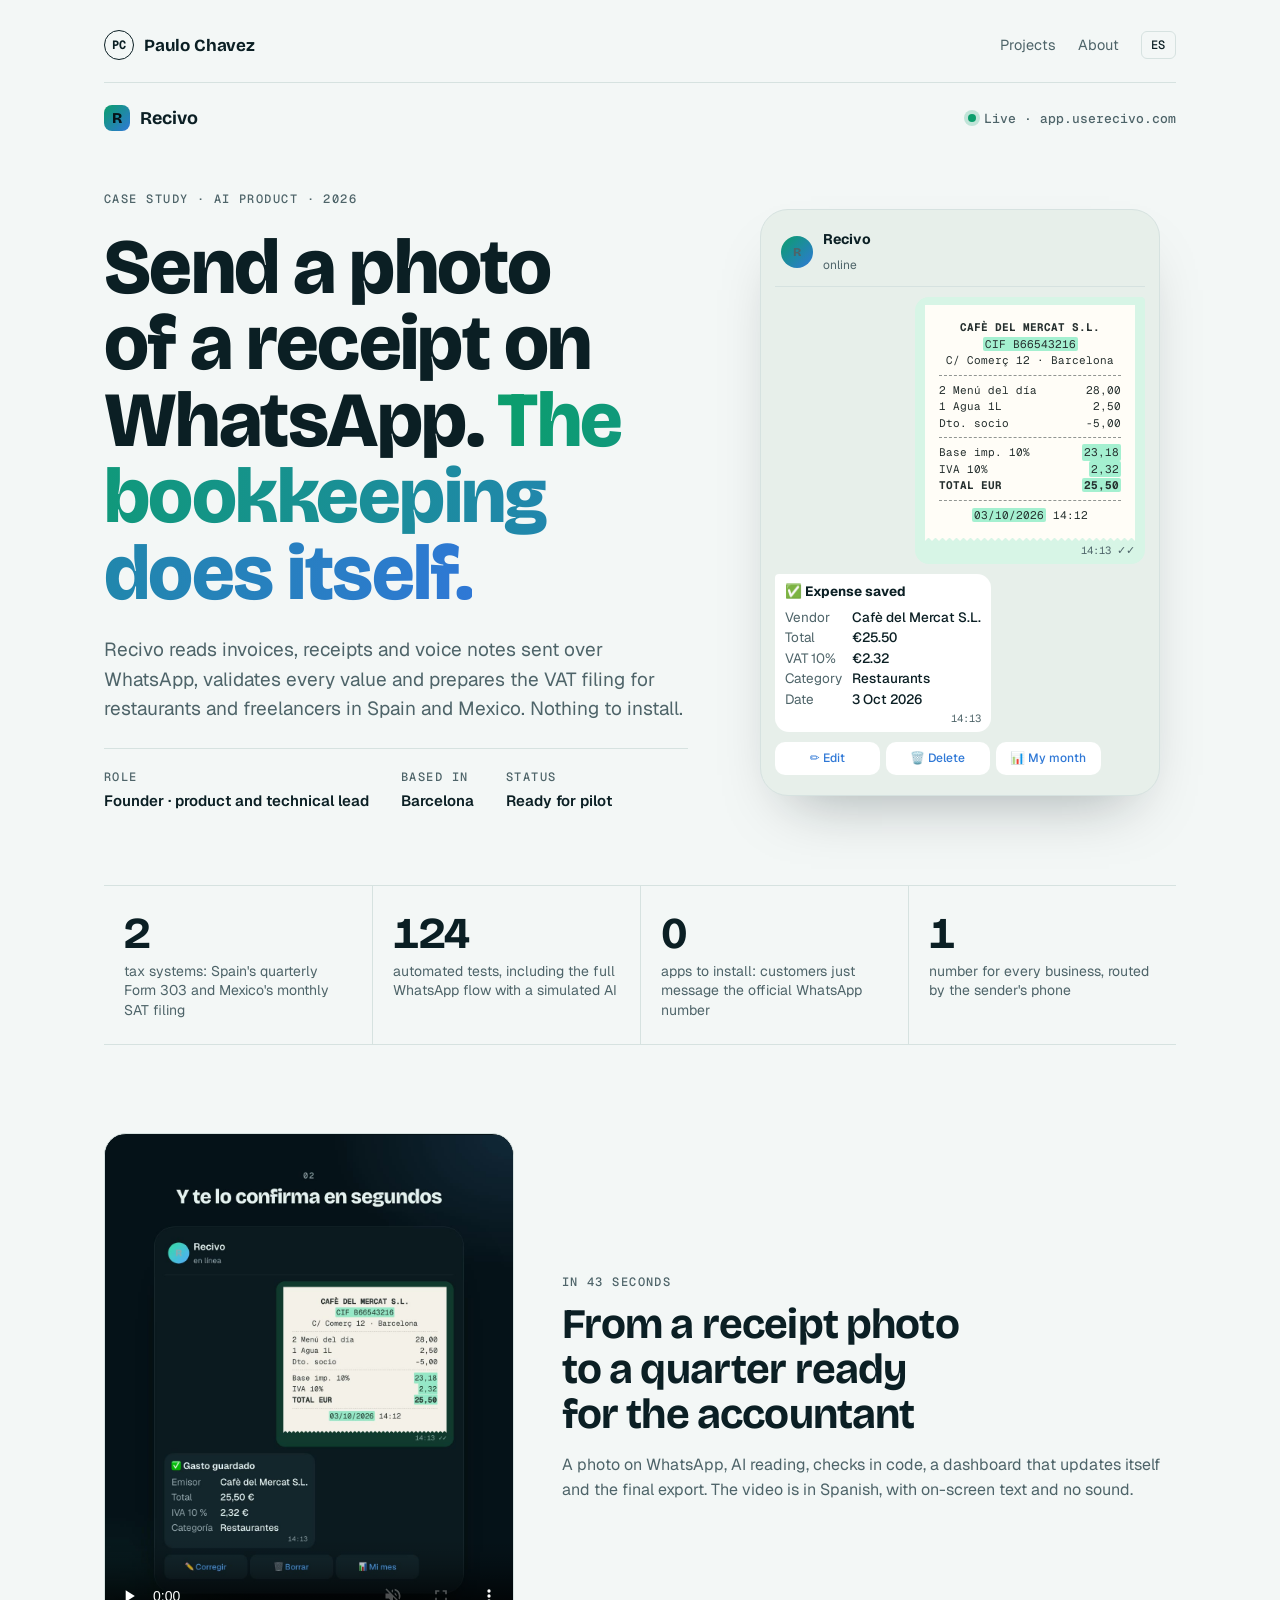
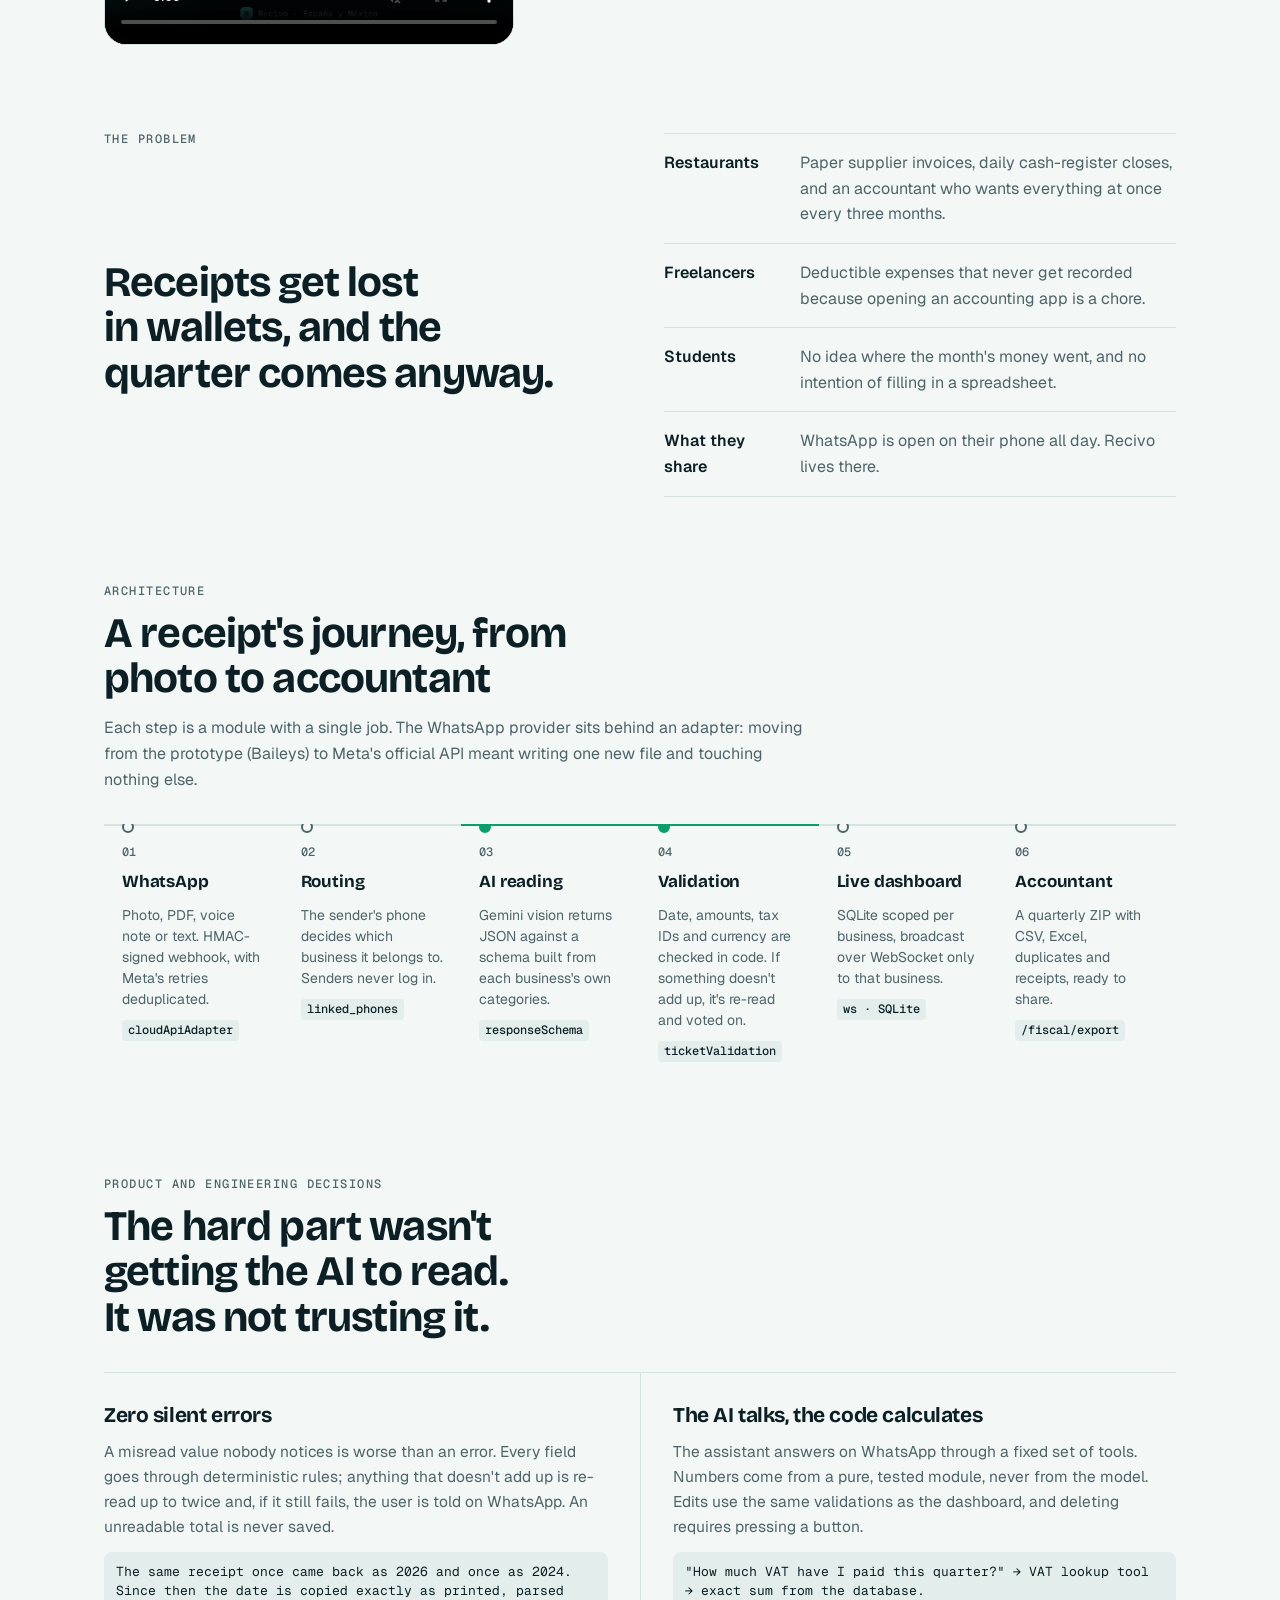
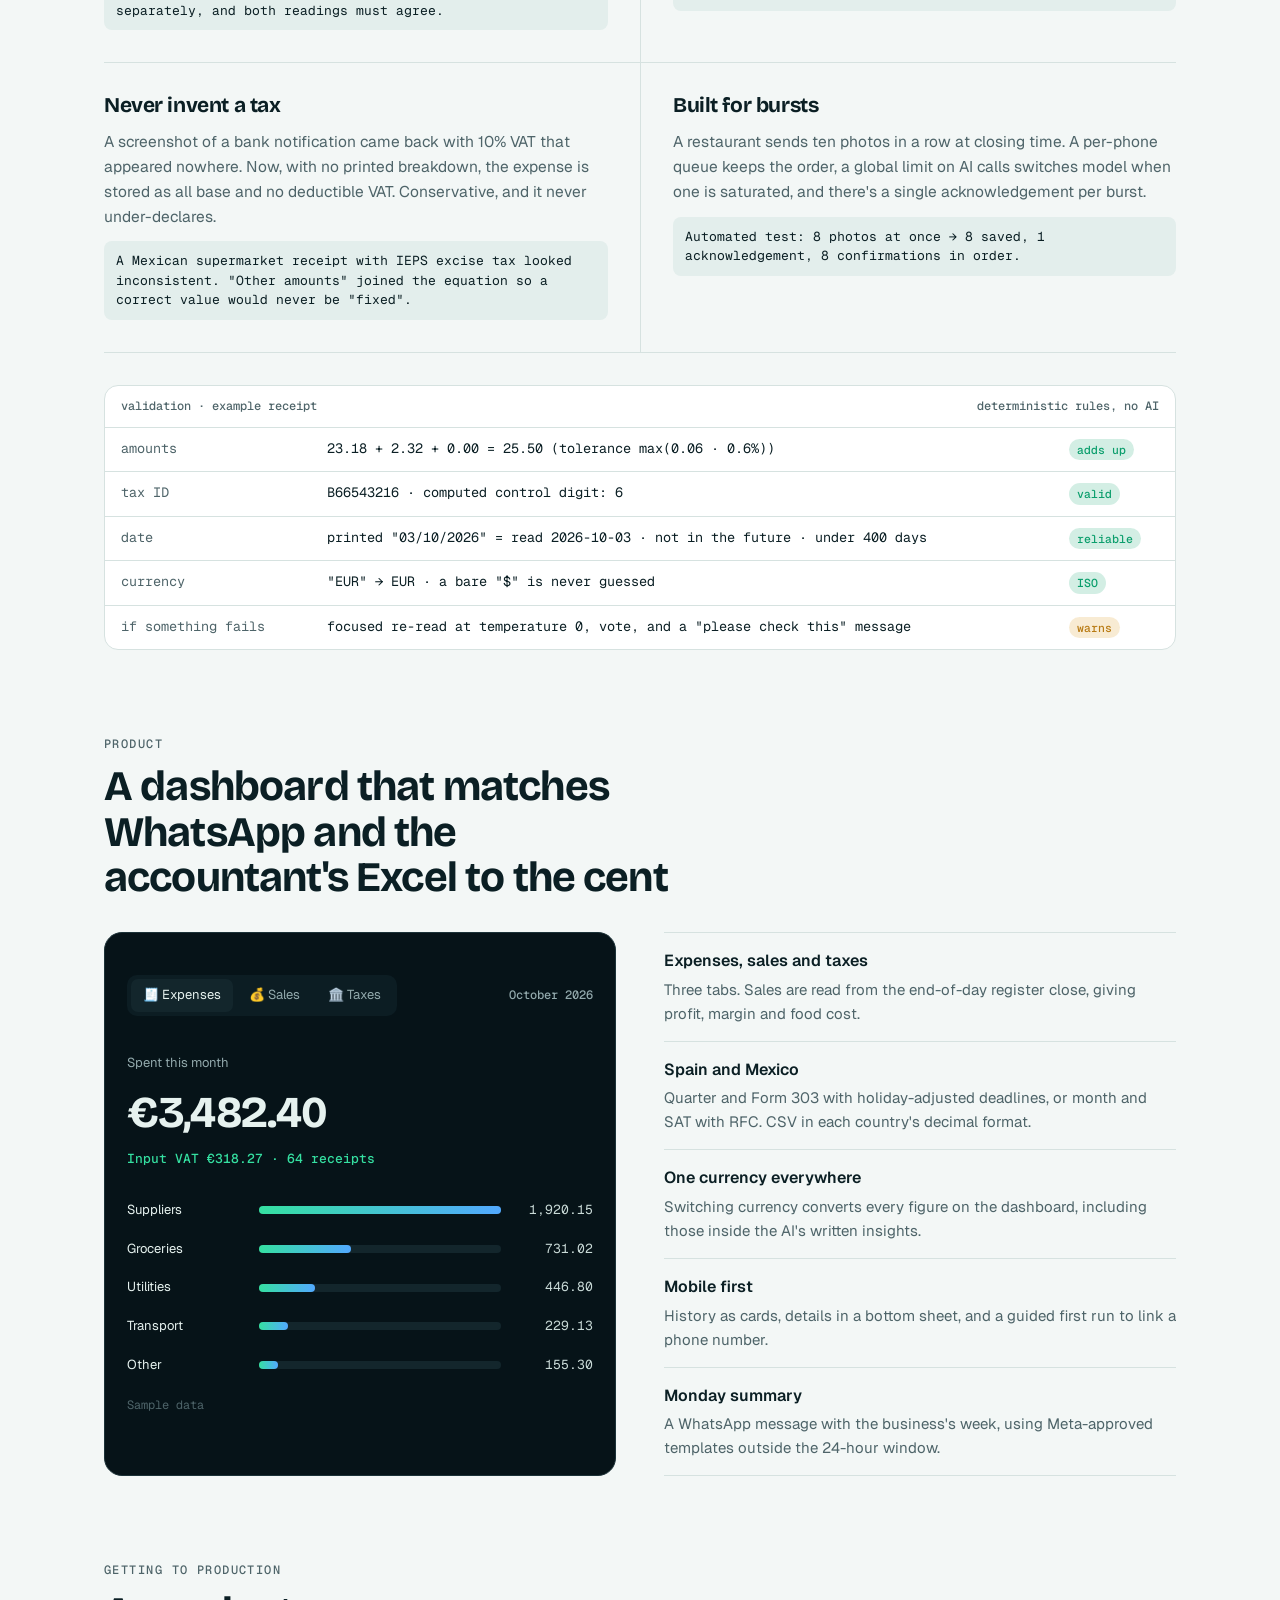
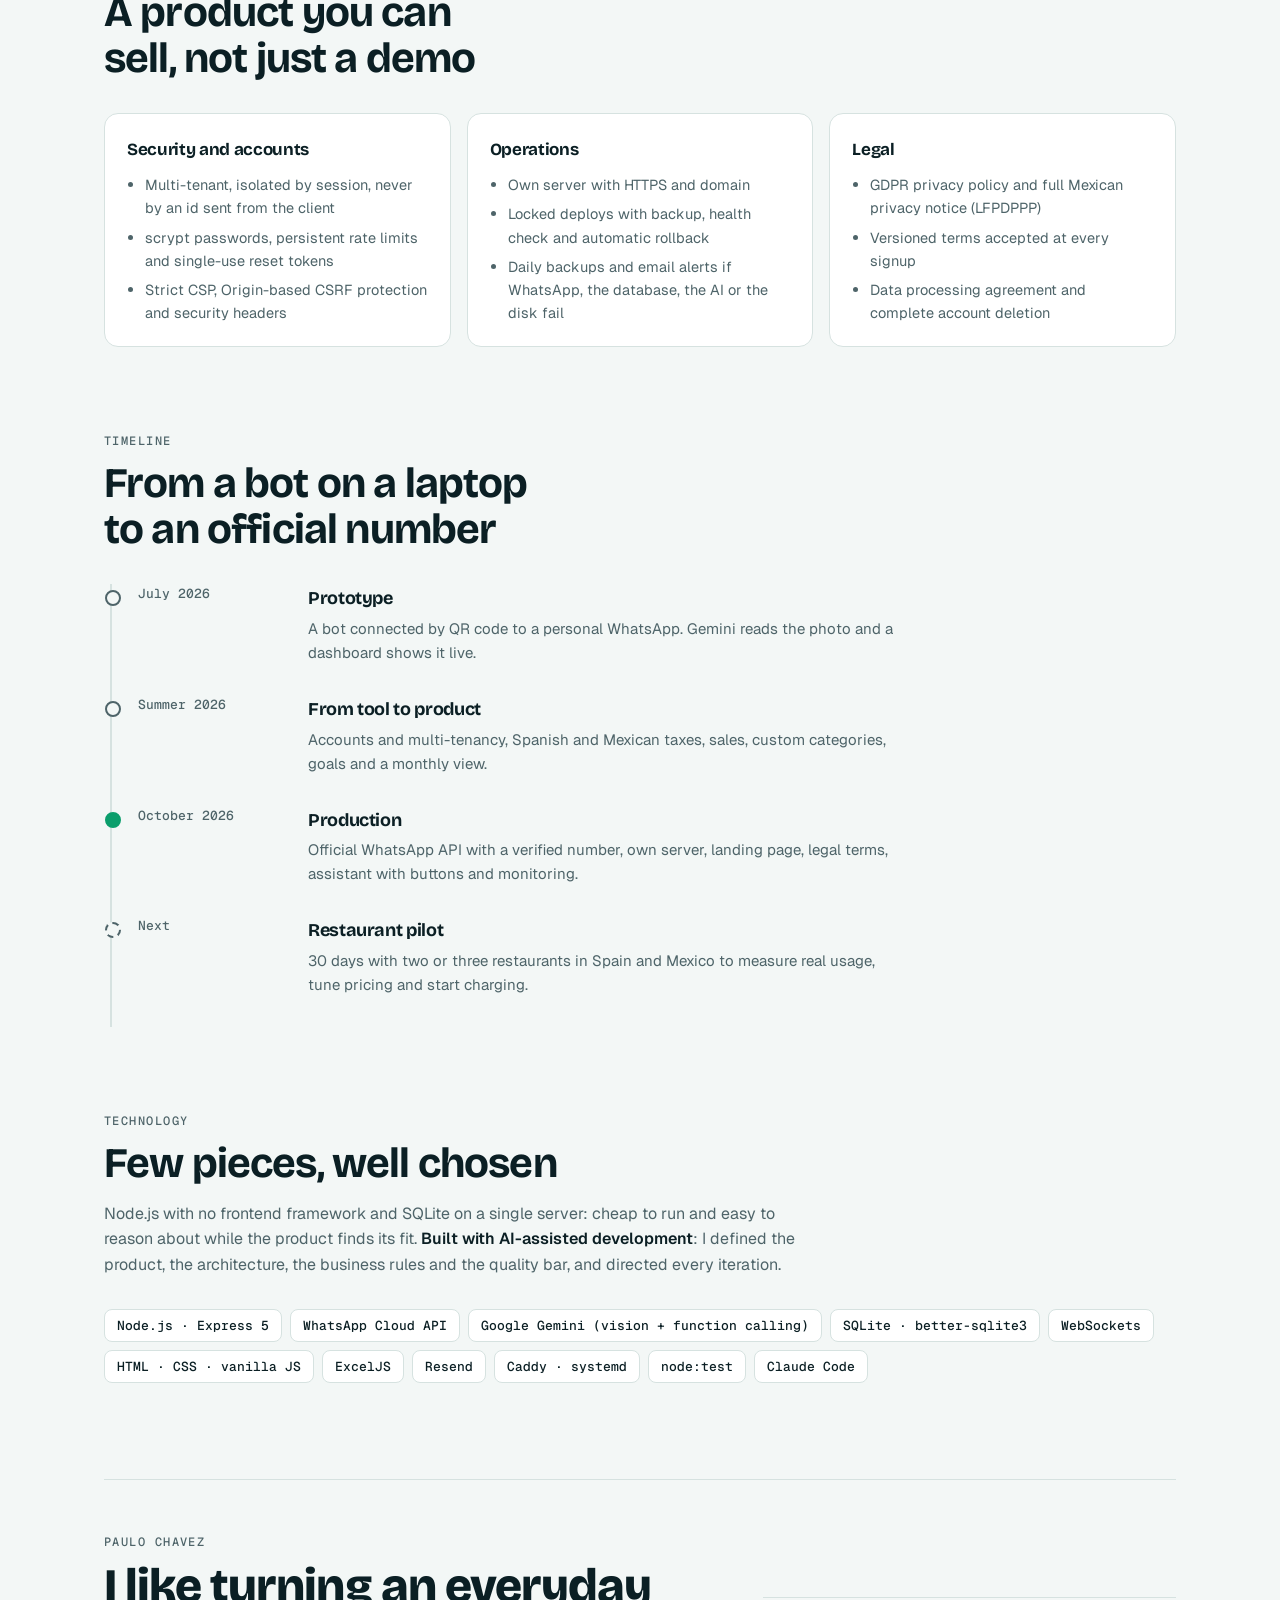
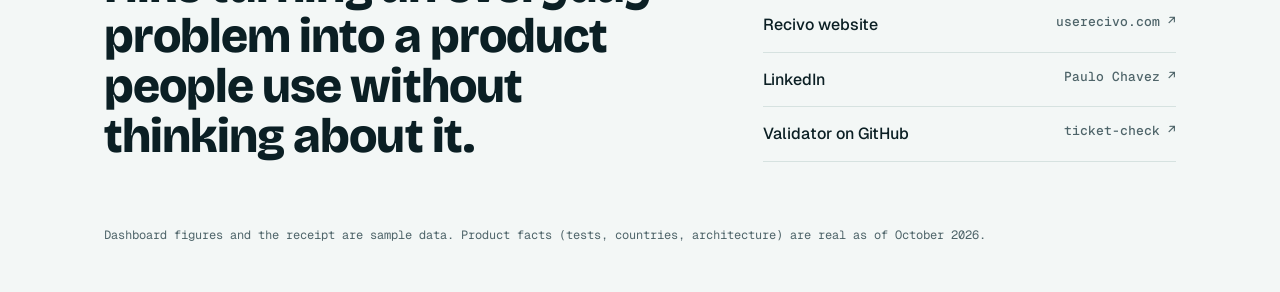
<file: en/recivo/index.html>
<!doctype html>
<html lang="en">
<head>
<meta charset="utf-8">
<meta name="viewport" content="width=device-width, initial-scale=1, viewport-fit=cover">
<title>Recivo · Case study · Paulo Chavez</title>
<meta name="description" content="How I built Recivo: a WhatsApp assistant that reads receipts with AI, validates every value and prepares VAT in Spain and Mexico.">
<link rel="canonical" href="https://paulochavez1-gif.github.io/en/recivo/">
<link rel="alternate" hreflang="es" href="https://paulochavez1-gif.github.io/recivo/">
<link rel="alternate" hreflang="en" href="https://paulochavez1-gif.github.io/en/recivo/">
<meta property="og:type" content="article">
<meta property="og:title" content="Recivo · Snap a receipt on WhatsApp. The bookkeeping does itself.">
<meta property="og:description" content="Case study: architecture, product and engineering decisions, and the road to production.">
<meta property="og:url" content="https://paulochavez1-gif.github.io/en/recivo/">
<meta property="og:image" content="https://paulochavez1-gif.github.io/assets/og-recivo-en.png">
<meta property="og:locale" content="en_US">
<meta name="twitter:card" content="summary_large_image">
<link rel="icon" href="../../assets/favicon.svg" type="image/svg+xml">
<link rel="preconnect" href="https://fonts.googleapis.com">
<link rel="preconnect" href="https://fonts.gstatic.com" crossorigin>
<link rel="stylesheet" href="https://fonts.googleapis.com/css2?family=Bricolage+Grotesque:opsz,wght@12..96,500;12..96,700;12..96,800&family=Geist:wght@400;500;600&family=Geist+Mono:wght@400;500&display=swap">
<link rel="stylesheet" href="../../assets/site.css">
</head>
<body>
<a class="skip" href="#main">Skip to content</a>
<div class="wrap">
  <nav class="nav" aria-label="Main">
    <a class="nav-name" href="../../en/"><span class="mono-mark" aria-hidden="true">PC</span>Paulo Chavez</a>
    <div class="nav-links">
      <a href="../../en/#projects">Projects</a>
      <a href="../../en/#about">About</a>
      <a class="lang" href="../../recivo/" hreflang="es" lang="es" aria-label="Versión en español">ES</a>
    </div>
  </nav>
  <main id="main">
  <header class="top">
    <div class="brand"><span class="brand-mark" aria-hidden="true">R</span>Recivo</div>
    <div class="status"><span class="dot" aria-hidden="true"></span>Live · app.userecivo.com</div>
  </header>

  <section class="hero">
    <div class="hero-copy">
      <span class="eyebrow">Case study · AI product · 2026</span>
      <h1>Send a photo of a receipt on WhatsApp. <em>The bookkeeping does itself.</em></h1>
      <p class="lede">Recivo reads invoices, receipts and voice notes sent over WhatsApp, validates every value and prepares the VAT filing for restaurants and freelancers in Spain and Mexico. Nothing to install.</p>
      <div class="role">
        <div><span class="eyebrow">Role</span><b>Founder · product and technical lead</b></div>
        <div><span class="eyebrow">Based in</span><b>Barcelona</b></div>
        <div><span class="eyebrow">Status</span><b>Ready for pilot</b></div>
      </div>
    </div>

    <div class="phone" role="img" aria-label="WhatsApp conversation: the user sends a receipt photo and Recivo replies with the extracted data and three buttons.">
      <div class="chat-head">
        <span class="brand-mark" aria-hidden="true">R</span>
        <div><b>Recivo</b><span>online</span></div>
      </div>
      <div class="bubble out">
        <div class="receipt">
          <div class="c"><b>CAFÈ DEL MERCAT S.L.</b><br><mark>CIF B66543216</mark><br>C/ Comerç 12 · Barcelona</div>
          <hr>
          <div class="row"><span>2 Menú del día</span><span>28,00</span></div>
          <div class="row"><span>1 Agua 1L</span><span>2,50</span></div>
          <div class="row"><span>Dto. socio</span><span>-5,00</span></div>
          <hr>
          <div class="row"><span>Base imp. 10%</span><mark>23,18</mark></div>
          <div class="row"><span>IVA 10%</span><mark>2,32</mark></div>
          <div class="row"><b>TOTAL EUR</b><b><mark>25,50</mark></b></div>
          <hr>
          <div class="c"><mark>03/10/2026</mark> 14:12</div>
        </div>
        <span class="time">14:13 ✓✓</span>
      </div>
      <div class="bubble in bot">
        ✅ <b>Expense saved</b>
        <dl>
          <dt>Vendor</dt><dd>Cafè del Mercat S.L.</dd>
          <dt>Total</dt><dd>€25.50</dd>
          <dt>VAT 10%</dt><dd>€2.32</dd>
          <dt>Category</dt><dd>Restaurants</dd>
          <dt>Date</dt><dd>3 Oct 2026</dd>
        </dl>
        <span class="time">14:13</span>
      </div>
      <div class="wa-buttons" aria-hidden="true"><span>✏️ Edit</span><span>🗑️ Delete</span><span>📊 My month</span></div>
    </div>
  </section>

  <div class="facts">
    <div class="fact"><b>2</b><span>tax systems: Spain's quarterly Form 303 and Mexico's monthly SAT filing</span></div>
    <div class="fact"><b>124</b><span>automated tests, including the full WhatsApp flow with a simulated AI</span></div>
    <div class="fact"><b>0</b><span>apps to install: customers just message the official WhatsApp number</span></div>
    <div class="fact"><b>1</b><span>number for every business, routed by the sender's phone</span></div>
  </div>

  <section class="block">
    <div class="demo">
      <video controls muted playsinline preload="none" poster="../../assets/recivo-demo-poster.jpg" aria-label="Recivo demo, 43 seconds">
        <source src="../../assets/recivo-demo.mp4" type="video/mp4">
      </video>
      <div class="block-head">
        <span class="eyebrow">In 43 seconds</span>
        <h2>From a receipt photo to a quarter ready for the accountant</h2>
        <p class="prose">A photo on WhatsApp, AI reading, checks in code, a dashboard that updates itself and the final export. The video is in Spanish, with on-screen text and no sound.</p>
      </div>
    </div>
  </section>


  <section class="block">
    <div class="split">
      <div class="block-head">
        <span class="eyebrow">The problem</span>
        <h2>Receipts get lost in wallets, and the quarter comes anyway.</h2>
      </div>
      <div class="pains">
        <div><b>Restaurants</b><span>Paper supplier invoices, daily cash-register closes, and an accountant who wants everything at once every three months.</span></div>
        <div><b>Freelancers</b><span>Deductible expenses that never get recorded because opening an accounting app is a chore.</span></div>
        <div><b>Students</b><span>No idea where the month's money went, and no intention of filling in a spreadsheet.</span></div>
        <div><b>What they share</b><span>WhatsApp is open on their phone all day. Recivo lives there.</span></div>
      </div>
    </div>
  </section>

  <section class="block">
    <div class="block-head">
      <span class="eyebrow">Architecture</span>
      <h2>A receipt's journey, from photo to accountant</h2>
      <p class="prose">Each step is a module with a single job. The WhatsApp provider sits behind an adapter: moving from the prototype (Baileys) to Meta's official API meant writing one new file and touching nothing else.</p>
    </div>
    <div class="flow-scroll" tabindex="0" aria-label="Steps of a receipt's journey">
      <div class="flow">
        <div class="step"><h3>WhatsApp</h3><p>Photo, PDF, voice note or text. HMAC-signed webhook, with Meta's retries deduplicated.</p><code>cloudApiAdapter</code></div>
        <div class="step"><h3>Routing</h3><p>The sender's phone decides which business it belongs to. Senders never log in.</p><code>linked_phones</code></div>
        <div class="step key"><h3>AI reading</h3><p>Gemini vision returns JSON against a schema built from each business's own categories.</p><code>responseSchema</code></div>
        <div class="step key"><h3>Validation</h3><p>Date, amounts, tax IDs and currency are checked in code. If something doesn't add up, it's re-read and voted on.</p><code>ticketValidation</code></div>
        <div class="step"><h3>Live dashboard</h3><p>SQLite scoped per business, broadcast over WebSocket only to that business.</p><code>ws · SQLite</code></div>
        <div class="step"><h3>Accountant</h3><p>A quarterly ZIP with CSV, Excel, duplicates and receipts, ready to share.</p><code>/fiscal/export</code></div>
      </div>
    </div>
  </section>

  <section class="block">
    <div class="block-head">
      <span class="eyebrow">Product and engineering decisions</span>
      <h2>The hard part wasn't getting the AI to read. It was not trusting it.</h2>
    </div>
    <div class="decisions">
      <article class="decision">
        <h3>Zero silent errors</h3>
        <p>A misread value nobody notices is worse than an error. Every field goes through deterministic rules; anything that doesn't add up is re-read up to twice and, if it still fails, the user is told on WhatsApp. An unreadable total is never saved.</p>
        <p class="evidence">The same receipt once came back as 2026 and once as 2024. Since then the date is copied exactly as printed, parsed separately, and both readings must agree.</p>
      </article>
      <article class="decision">
        <h3>The AI talks, the code calculates</h3>
        <p>The assistant answers on WhatsApp through a fixed set of tools. Numbers come from a pure, tested module, never from the model. Edits use the same validations as the dashboard, and deleting requires pressing a button.</p>
        <p class="evidence">"How much VAT have I paid this quarter?" → VAT lookup tool → exact sum from the database.</p>
      </article>
      <article class="decision">
        <h3>Never invent a tax</h3>
        <p>A screenshot of a bank notification came back with 10% VAT that appeared nowhere. Now, with no printed breakdown, the expense is stored as all base and no deductible VAT. Conservative, and it never under-declares.</p>
        <p class="evidence">A Mexican supermarket receipt with IEPS excise tax looked inconsistent. "Other amounts" joined the equation so a correct value would never be "fixed".</p>
      </article>
      <article class="decision">
        <h3>Built for bursts</h3>
        <p>A restaurant sends ten photos in a row at closing time. A per-phone queue keeps the order, a global limit on AI calls switches model when one is saturated, and there's a single acknowledgement per burst.</p>
        <p class="evidence">Automated test: 8 photos at once → 8 saved, 1 acknowledgement, 8 confirmations in order.</p>
      </article>
    </div>

    <div class="check" role="region" aria-label="Example validation of a receipt">
      <div class="check-head"><span>validation · example receipt</span><span>deterministic rules, no AI</span></div>
      <div class="check-body">
        <table>
          <tr><td>amounts</td><td>23.18 + 2.32 + 0.00 = 25.50 (tolerance max(0.06 · 0.6%))</td><td><span class="pill ok">adds up</span></td></tr>
          <tr><td>tax ID</td><td>B66543216 · computed control digit: 6</td><td><span class="pill ok">valid</span></td></tr>
          <tr><td>date</td><td>printed "03/10/2026" = read 2026-10-03 · not in the future · under 400 days</td><td><span class="pill ok">reliable</span></td></tr>
          <tr><td>currency</td><td>"EUR" → EUR · a bare "$" is never guessed</td><td><span class="pill ok">ISO</span></td></tr>
          <tr><td>if something fails</td><td>focused re-read at temperature 0, vote, and a "please check this" message</td><td><span class="pill warn">warns</span></td></tr>
        </table>
      </div>
    </div>
  </section>

  <section class="block">
    <div class="block-head">
      <span class="eyebrow">Product</span>
      <h2>A dashboard that matches WhatsApp and the accountant's Excel to the cent</h2>
    </div>
    <div class="split">
      <div class="panel" role="img" aria-label="Recivo dashboard: October Expenses tab with total and spending by category.">
        <div class="panel-top">
          <div class="tabs"><span class="on">🧾 Expenses</span><span>💰 Sales</span><span>🏛️ Taxes</span></div>
          <span class="panel-month">October 2026</span>
        </div>
        <div class="panel-hero">
          <small>Spent this month</small>
          <b>€3,482.40</b>
          <span>Input VAT €318.27 · 64 receipts</span>
        </div>
        <div class="bars">
          <div class="bar"><span>Suppliers</span><div class="bar-track"><i style="width: 100%"></i></div><em>1,920.15</em></div>
          <div class="bar"><span>Groceries</span><div class="bar-track"><i style="width: 38%"></i></div><em>731.02</em></div>
          <div class="bar"><span>Utilities</span><div class="bar-track"><i style="width: 23%"></i></div><em>446.80</em></div>
          <div class="bar"><span>Transport</span><div class="bar-track"><i style="width: 12%"></i></div><em>229.13</em></div>
          <div class="bar"><span>Other</span><div class="bar-track"><i style="width: 8%"></i></div><em>155.30</em></div>
        </div>
        <span class="sample">Sample data</span>
      </div>
      <div class="features">
        <div><b>Expenses, sales and taxes</b><span>Three tabs. Sales are read from the end-of-day register close, giving profit, margin and food cost.</span></div>
        <div><b>Spain and Mexico</b><span>Quarter and Form 303 with holiday-adjusted deadlines, or month and SAT with RFC. CSV in each country's decimal format.</span></div>
        <div><b>One currency everywhere</b><span>Switching currency converts every figure on the dashboard, including those inside the AI's written insights.</span></div>
        <div><b>Mobile first</b><span>History as cards, details in a bottom sheet, and a guided first run to link a phone number.</span></div>
        <div><b>Monday summary</b><span>A WhatsApp message with the business's week, using Meta-approved templates outside the 24-hour window.</span></div>
      </div>
    </div>
  </section>

  <section class="block">
    <div class="block-head">
      <span class="eyebrow">Getting to production</span>
      <h2>A product you can sell, not just a demo</h2>
    </div>
    <div class="ops">
      <div class="op"><h3>Security and accounts</h3><ul><li>Multi-tenant, isolated by session, never by an id sent from the client</li><li>scrypt passwords, persistent rate limits and single-use reset tokens</li><li>Strict CSP, Origin-based CSRF protection and security headers</li></ul></div>
      <div class="op"><h3>Operations</h3><ul><li>Own server with HTTPS and domain</li><li>Locked deploys with backup, health check and automatic rollback</li><li>Daily backups and email alerts if WhatsApp, the database, the AI or the disk fail</li></ul></div>
      <div class="op"><h3>Legal</h3><ul><li>GDPR privacy policy and full Mexican privacy notice (LFPDPPP)</li><li>Versioned terms accepted at every signup</li><li>Data processing agreement and complete account deletion</li></ul></div>
    </div>
  </section>

  <section class="block">
    <div class="block-head">
      <span class="eyebrow">Timeline</span>
      <h2>From a bot on a laptop to an official number</h2>
    </div>
    <div class="timeline">
      <div class="tl"><span class="when">July 2026</span><div><h3>Prototype</h3><p>A bot connected by QR code to a personal WhatsApp. Gemini reads the photo and a dashboard shows it live.</p></div></div>
      <div class="tl"><span class="when">Summer 2026</span><div><h3>From tool to product</h3><p>Accounts and multi-tenancy, Spanish and Mexican taxes, sales, custom categories, goals and a monthly view.</p></div></div>
      <div class="tl now"><span class="when">October 2026</span><div><h3>Production</h3><p>Official WhatsApp API with a verified number, own server, landing page, legal terms, assistant with buttons and monitoring.</p></div></div>
      <div class="tl next"><span class="when">Next</span><div><h3>Restaurant pilot</h3><p>30 days with two or three restaurants in Spain and Mexico to measure real usage, tune pricing and start charging.</p></div></div>
    </div>
  </section>

  <section class="block">
    <div class="block-head">
      <span class="eyebrow">Technology</span>
      <h2>Few pieces, well chosen</h2>
      <p class="prose">Node.js with no frontend framework and SQLite on a single server: cheap to run and easy to reason about while the product finds its fit. <strong>Built with AI-assisted development</strong>: I defined the product, the architecture, the business rules and the quality bar, and directed every iteration.</p>
    </div>
    <div class="stack">
      <span>Node.js · Express 5</span><span>WhatsApp Cloud API</span><span>Google Gemini (vision + function calling)</span><span>SQLite · better-sqlite3</span><span>WebSockets</span><span>HTML · CSS · vanilla JS</span><span>ExcelJS</span><span>Resend</span><span>Caddy · systemd</span><span>node:test</span><span>Claude Code</span>
    </div>
  </section>

  <section class="closing">
    <div class="block-head">
      <span class="eyebrow">Paulo Chavez</span>
      <h2>I like turning an everyday problem into a product people use without thinking about it.</h2>
    </div>
    <div class="links">
      <a href="https://userecivo.com" target="_blank" rel="noopener"><span>Recivo website</span><span>userecivo.com ↗</span></a>
      <a href="https://www.linkedin.com/in/paulo-c%C3%A9sar-chavez-camacho-9328a323b/" target="_blank" rel="noopener"><span>LinkedIn</span><span>Paulo Chavez ↗</span></a>
      <a href="https://github.com/paulochavez1-gif/ticket-check" target="_blank" rel="noopener"><span>Validator on GitHub</span><span>ticket-check ↗</span></a>
    </div>
  </section>
  </main>
  <footer>Dashboard figures and the receipt are sample data. Product facts (tests, countries, architecture) are real as of October 2026.</footer>
</div>
</body>
</html>
</file>
<file: assets/site.css>
/* Layout: editorial de una columna ancha; el hero enfrenta el titular a un chat real de WhatsApp con un ticket térmico. */
:root {
  --paper: #F3F7F6;      /* fondo con sesgo al teal de la marca */
  --surface: #FFFFFF;
  --ink: #0B1F24;
  --muted: #4E6469;
  --line: #D6E2E0;
  --green: #0B9E6C;      /* verde de marca oscurecido para leer sobre claro */
  --blue: #2F78D6;
  --wa-bg: #E7EFEA;
  --wa-in: #FFFFFF;
  --wa-out: #D7F5E6;
  --receipt: #FFFDF7;
  --receipt-ink: #26302F;
  --chip: #E3EEEC;
  --display: "Bricolage Grotesque", "Avenir Next", "Segoe UI", system-ui, sans-serif;
  --body: "Geist", "Helvetica Neue", "Segoe UI", system-ui, sans-serif;
  --mono: "Geist Mono", ui-monospace, "SF Mono", Menlo, Consolas, monospace;
}
@media (prefers-color-scheme: dark) {
  :root:not([data-theme="light"]) {
    --paper: #061318; --surface: #0C1D23; --ink: #E6F2EF; --muted: #92A9AC; --line: #1C3238;
    --green: #35E0A1; --blue: #52A9FF; --wa-bg: #0B1A1F; --wa-in: #13262C; --wa-out: #0F3B2E;
    --receipt: #F4F1E8; --receipt-ink: #26302F; --chip: #12272D; color-scheme: dark;
  }
}
:root[data-theme="dark"] {
  --paper: #061318; --surface: #0C1D23; --ink: #E6F2EF; --muted: #92A9AC; --line: #1C3238;
  --green: #35E0A1; --blue: #52A9FF; --wa-bg: #0B1A1F; --wa-in: #13262C; --wa-out: #0F3B2E;
  --receipt: #F4F1E8; --receipt-ink: #26302F; --chip: #12272D; color-scheme: dark;
}

* { box-sizing: border-box; }
body { background: var(--paper); color: var(--ink); font: 16px/1.6 var(--body); -webkit-font-smoothing: antialiased; }
.wrap { max-width: 1120px; margin: 0 auto; padding-inline: 24px; }
@media (max-width: 520px) { .wrap { padding-inline: 16px; } }
a { color: inherit; text-underline-offset: 3px; }
a:focus-visible, button:focus-visible { outline: 2px solid var(--green); outline-offset: 3px; border-radius: 4px; }
h1, h2, h3 { font-family: var(--display); text-wrap: balance; margin: 0; letter-spacing: -0.02em; }
p { margin: 0; }
.eyebrow { font: 500 12px/1 var(--mono); letter-spacing: 0.12em; text-transform: uppercase; color: var(--muted); }
.mono { font-family: var(--mono); }
.prose { max-width: 64ch; color: var(--muted); }
.prose strong { color: var(--ink); font-weight: 600; }

/* --- Barra superior --- */
.top { display: flex; justify-content: space-between; align-items: center; gap: 16px; padding-block: 22px; flex-wrap: wrap; }
.brand { font: 700 18px/1 var(--display); display: flex; align-items: center; gap: 10px; }
.brand-mark { width: 26px; height: 26px; border-radius: 8px; background: linear-gradient(135deg, var(--green), var(--blue)); display: grid; place-items: center; color: #061318; font: 800 15px/1 var(--display); }
.status { display: inline-flex; align-items: center; gap: 8px; font: 500 13px/1 var(--mono); color: var(--muted); }
.dot { width: 8px; height: 8px; border-radius: 50%; background: var(--green); box-shadow: 0 0 0 4px color-mix(in srgb, var(--green) 22%, transparent); }

/* --- Hero --- */
.hero { display: grid; grid-template-columns: minmax(0, 1.15fr) minmax(0, 0.85fr); gap: 56px; align-items: center; padding-block: 40px 72px; }
.hero h1 { font-size: clamp(40px, 6.4vw, 78px); line-height: 0.98; font-weight: 800; }
.hero h1 em { font-style: normal; background: linear-gradient(100deg, var(--green), var(--blue)); -webkit-background-clip: text; background-clip: text; color: transparent; }
.hero-copy { display: grid; gap: 24px; }
.lede { font-size: 19px; line-height: 1.55; color: var(--muted); max-width: 46ch; }
.role { display: grid; grid-template-columns: repeat(3, auto); gap: 8px 32px; justify-content: start; padding-top: 8px; border-top: 1px solid var(--line); }
.role div { display: grid; gap: 6px; padding-top: 14px; }
.role b { font-weight: 600; font-size: 15px; }
@media (max-width: 900px) { .hero { grid-template-columns: 1fr; gap: 40px; } }
@media (max-width: 520px) { .role { grid-template-columns: 1fr 1fr; } }

/* --- Chat de WhatsApp con ticket --- */
.phone { background: var(--wa-bg); border: 1px solid var(--line); border-radius: 28px; padding: 18px 14px 20px; display: grid; gap: 10px; max-width: 400px; justify-self: center; width: 100%; box-shadow: 0 30px 60px -30px rgba(6, 19, 24, 0.35); }
.chat-head { display: flex; align-items: center; gap: 10px; padding: 0 6px 10px; border-bottom: 1px solid var(--line); }
.chat-head .brand-mark { width: 32px; height: 32px; border-radius: 50%; }
.chat-head b { font-size: 14px; display: block; }
.chat-head span { font-size: 12px; color: var(--muted); }
.bubble { border-radius: 14px; padding: 8px 10px; font-size: 13.5px; line-height: 1.45; max-width: 88%; position: relative; }
.bubble.out { background: var(--wa-out); justify-self: end; border-top-right-radius: 4px; }
.bubble.in { background: var(--wa-in); justify-self: start; border-top-left-radius: 4px; }
.time { font: 400 10.5px/1 var(--mono); color: var(--muted); display: block; text-align: right; margin-top: 4px; }
.receipt { background: var(--receipt); color: var(--receipt-ink); font: 400 11px/1.5 var(--mono); padding: 14px 14px 18px; width: 210px; position: relative; overflow: hidden;
  --tooth: 7px;
  -webkit-mask: conic-gradient(from -45deg at bottom, #0000, #000 1deg 89deg, #0000 90deg) bottom / var(--tooth) 51% repeat-x, linear-gradient(#000 0 0) top / 100% calc(100% - 4px) no-repeat;
  mask: conic-gradient(from -45deg at bottom, #0000, #000 1deg 89deg, #0000 90deg) bottom / var(--tooth) 51% repeat-x, linear-gradient(#000 0 0) top / 100% calc(100% - 4px) no-repeat; }
.receipt .c { text-align: center; }
.receipt hr { border: 0; border-top: 1px dashed currentColor; opacity: 0.5; margin: 6px 0; }
.receipt .row { display: flex; justify-content: space-between; gap: 8px; }
.receipt mark { background: color-mix(in srgb, #35E0A1 45%, transparent); color: inherit; border-radius: 2px; padding: 0 2px; }
.receipt::after { content: ""; position: absolute; left: 0; right: 0; height: 26px; top: -30px; background: linear-gradient(180deg, transparent, rgba(53, 224, 161, 0.35), transparent); animation: scan 3.6s ease-in-out 0.6s infinite; }
@keyframes scan { 0% { top: -30px; } 55%, 100% { top: 105%; } }
@media (prefers-reduced-motion: reduce) { .receipt::after { display: none; } }
.bot dl { display: grid; grid-template-columns: auto 1fr; gap: 1px 10px; margin: 6px 0 0; }
.bot dt { color: var(--muted); }
.bot dd { margin: 0; font-weight: 500; font-variant-numeric: tabular-nums; }
.wa-buttons { display: grid; grid-template-columns: repeat(3, 1fr); gap: 6px; max-width: 88%; }
.wa-buttons span { background: var(--wa-in); border-radius: 10px; text-align: center; padding: 7px 4px; font-size: 12px; font-weight: 500; color: var(--blue); }

/* --- Cifras --- */
.facts { display: grid; grid-template-columns: repeat(4, minmax(0, 1fr)); border-block: 1px solid var(--line); }
.fact { padding: 26px 20px 24px; display: grid; gap: 6px; align-content: start; }
.fact + .fact { border-left: 1px solid var(--line); }
.fact b { font: 700 clamp(30px, 4vw, 44px)/1 var(--display); letter-spacing: -0.03em; font-variant-numeric: tabular-nums; }
.fact span { color: var(--muted); font-size: 14px; line-height: 1.4; }
@media (max-width: 760px) { .facts { grid-template-columns: 1fr 1fr; } .fact:nth-child(3) { border-left: 0; } .fact:nth-child(n+3) { border-top: 1px solid var(--line); } }

/* --- Secciones --- */
section.block { padding-block: 88px 0; display: grid; gap: 32px; }
.block-head { display: grid; gap: 14px; }
.block-head h2 { font-size: clamp(28px, 3.6vw, 42px); line-height: 1.08; font-weight: 700; max-width: 22ch; }
.split { display: grid; grid-template-columns: minmax(0, 1fr) minmax(0, 1fr); gap: 48px; }
@media (max-width: 820px) { .split { grid-template-columns: 1fr; gap: 28px; } }
.pains { display: grid; gap: 0; border-top: 1px solid var(--line); }
.pains div { display: grid; grid-template-columns: 120px 1fr; gap: 16px; padding: 16px 0; border-bottom: 1px solid var(--line); }
.pains b { font-weight: 600; }
.pains span { color: var(--muted); }
@media (max-width: 520px) { .pains div { grid-template-columns: 1fr; gap: 4px; } }

/* --- Recorrido de un ticket --- */
.flow-scroll { overflow-x: auto; padding-bottom: 6px; }
.flow { display: grid; grid-template-columns: repeat(6, minmax(150px, 1fr)); gap: 0; min-width: 900px; counter-reset: step; }
.step { padding: 20px 18px 22px; border-top: 2px solid var(--line); display: grid; gap: 10px; align-content: start; position: relative; }
.step::before { counter-increment: step; content: counter(step, decimal-leading-zero); font: 500 12px/1 var(--mono); color: var(--muted); }
.step::after { content: ""; position: absolute; top: -5px; left: 18px; width: 8px; height: 8px; border-radius: 50%; background: var(--paper); border: 2px solid var(--muted); }
.step.key { border-top-color: var(--green); }
.step.key::after { border-color: var(--green); background: var(--green); }
.step h3 { font-size: 17px; font-weight: 700; letter-spacing: -0.01em; }
.step p { font-size: 14px; color: var(--muted); line-height: 1.5; }
.step code { font: 500 12px/1.4 var(--mono); color: var(--ink); background: var(--chip); padding: 2px 6px; border-radius: 4px; justify-self: start; }

/* --- Decisiones --- */
.decisions { display: grid; grid-template-columns: repeat(2, minmax(0, 1fr)); gap: 0; border-top: 1px solid var(--line); }
.decision { padding: 30px 32px 32px 0; display: grid; gap: 12px; align-content: start; border-bottom: 1px solid var(--line); }
.decision:nth-child(even) { padding: 30px 0 32px 32px; border-left: 1px solid var(--line); }
.decision h3 { font-size: 21px; line-height: 1.2; font-weight: 700; }
.decision p { color: var(--muted); font-size: 15.5px; }
.decision .evidence { font: 400 13px/1.5 var(--mono); color: var(--ink); background: var(--chip); padding: 10px 12px; border-radius: 8px; }
@media (max-width: 820px) { .decisions { grid-template-columns: 1fr; } .decision, .decision:nth-child(even) { padding: 26px 0; border-left: 0; } }

/* --- Validación (pieza de código) --- */
.check { background: var(--surface); border: 1px solid var(--line); border-radius: 14px; overflow: hidden; }
.check-head { display: flex; justify-content: space-between; gap: 12px; padding: 12px 16px; border-bottom: 1px solid var(--line); font: 500 12px/1.4 var(--mono); color: var(--muted); flex-wrap: wrap; }
.check-body { overflow-x: auto; }
.check table { width: 100%; border-collapse: collapse; font: 400 13.5px/1.4 var(--mono); min-width: 520px; }
.check td { padding: 11px 16px; border-bottom: 1px solid var(--line); vertical-align: top; }
.check tr:last-child td { border-bottom: 0; }
.check td:first-child { color: var(--muted); white-space: nowrap; }
.pill { display: inline-block; font: 500 11.5px/1 var(--mono); padding: 5px 8px; border-radius: 999px; white-space: nowrap; }
.pill.ok { background: color-mix(in srgb, var(--green) 18%, transparent); color: var(--green); }
.pill.warn { background: color-mix(in srgb, #E0A43A 22%, transparent); color: #B87A12; }
:root[data-theme="dark"] .pill.warn { color: #F0B85A; }
@media (prefers-color-scheme: dark) { :root:not([data-theme="light"]) .pill.warn { color: #F0B85A; } }

/* --- Producto --- */
.panel { background: #061318; color: #E6F2EF; border-radius: 18px; padding: 22px; display: grid; gap: 18px; border: 1px solid #1C3238; }
.panel-top { display: flex; justify-content: space-between; align-items: center; gap: 12px; flex-wrap: wrap; }
.tabs { display: flex; gap: 4px; background: #0C1D23; padding: 4px; border-radius: 10px; flex-wrap: wrap; }
.tabs span { font-size: 13px; padding: 6px 12px; border-radius: 7px; color: #92A9AC; }
.tabs span.on { background: #13262C; color: #E6F2EF; }
.panel-month { font: 500 12px/1 var(--mono); color: #92A9AC; }
.panel-hero { display: grid; gap: 4px; }
.panel-hero small { color: #92A9AC; font-size: 13px; }
.panel-hero b { font: 700 44px/1 var(--display); letter-spacing: -0.03em; font-variant-numeric: tabular-nums; }
.panel-hero span { color: #35E0A1; font: 500 13px/1 var(--mono); }
.bars { display: grid; gap: 10px; }
.bar { display: grid; grid-template-columns: 120px 1fr 80px; gap: 12px; align-items: center; font-size: 13px; }
.bar i { display: block; height: 8px; border-radius: 4px; background: linear-gradient(90deg, #35E0A1, #52A9FF); }
.bar em { font-style: normal; text-align: right; font-family: var(--mono); font-variant-numeric: tabular-nums; color: #C9DAD7; }
.bar-track { background: #13262C; border-radius: 4px; }
@media (max-width: 520px) { .bar { grid-template-columns: 90px 1fr 70px; } .panel-hero b { font-size: 36px; } }
.features { display: grid; gap: 0; border-top: 1px solid var(--line); align-content: start; }
.features div { padding: 15px 0; border-bottom: 1px solid var(--line); display: grid; gap: 4px; }
.features b { font-weight: 600; }
.features span { color: var(--muted); font-size: 15px; }
.sample { font: 400 12px/1.4 var(--mono); color: var(--muted); }

/* --- Operación --- */
.ops { display: grid; grid-template-columns: repeat(3, minmax(0, 1fr)); gap: 16px; }
.op { background: var(--surface); border: 1px solid var(--line); border-radius: 14px; padding: 22px; display: grid; gap: 10px; align-content: start; }
.op h3 { font-size: 17px; font-weight: 700; }
.op ul { margin: 0; padding-left: 18px; color: var(--muted); font-size: 14.5px; display: grid; gap: 6px; }
@media (max-width: 860px) { .ops { grid-template-columns: 1fr; } }

/* --- Línea de tiempo --- */
.timeline { display: grid; gap: 0; border-left: 2px solid var(--line); margin-left: 6px; }
.tl { display: grid; grid-template-columns: 150px 1fr; gap: 20px; padding: 0 0 30px 26px; position: relative; }
.tl::before { content: ""; position: absolute; left: -7px; top: 6px; width: 12px; height: 12px; border-radius: 50%; background: var(--paper); border: 2px solid var(--muted); }
.tl.now::before { background: var(--green); border-color: var(--green); }
.tl.next::before { border-style: dashed; }
.tl .when { font: 500 13px/1.6 var(--mono); color: var(--muted); }
.tl h3 { font-size: 18px; font-weight: 700; margin-bottom: 4px; }
.tl p { color: var(--muted); font-size: 15px; max-width: 60ch; }
@media (max-width: 600px) { .tl { grid-template-columns: 1fr; gap: 4px; } }

/* --- Stack --- */
.stack { display: flex; flex-wrap: wrap; gap: 8px; }
.stack span { font: 500 13px/1 var(--mono); padding: 9px 12px; border: 1px solid var(--line); border-radius: 8px; background: var(--surface); }

/* --- Cierre --- */
.closing { margin-top: 96px; padding-block: 56px 64px; border-top: 1px solid var(--line); display: grid; grid-template-columns: minmax(0, 1.2fr) minmax(0, 0.8fr); gap: 40px; align-items: end; }
.closing h2 { font-size: clamp(30px, 4vw, 48px); line-height: 1.04; font-weight: 800; }
.links { display: grid; gap: 0; border-top: 1px solid var(--line); }
.links a, .links div { display: flex; justify-content: space-between; gap: 12px; padding: 14px 0; border-bottom: 1px solid var(--line); text-decoration: none; font-weight: 500; }
.links a span:last-child, .links div span:last-child { color: var(--muted); font-family: var(--mono); font-size: 13px; }
.links a:hover span:first-child { color: var(--green); }
@media (max-width: 820px) { .closing { grid-template-columns: 1fr; } }
footer { padding-block: 0 40px; color: var(--muted); font: 400 12px/1.5 var(--mono); }

/* ===================== Sitio personal ===================== */
.skip { position: absolute; left: -9999px; }
.skip:focus { left: 16px; top: 16px; background: var(--surface); padding: 8px 12px; border-radius: 8px; z-index: 10; }
.nav { display: flex; justify-content: space-between; align-items: center; gap: 16px; padding-block: 22px; flex-wrap: wrap; border-bottom: 1px solid var(--line); }
.nav-name { font: 700 17px/1 var(--display); text-decoration: none; letter-spacing: -0.01em; display: inline-flex; align-items: center; gap: 10px; }
.nav-name .mono-mark { width: 30px; height: 30px; border-radius: 50%; border: 1.5px solid var(--ink); display: grid; place-items: center; font: 700 12px/1 var(--mono); letter-spacing: 0; }
.nav-links { display: flex; gap: 22px; align-items: center; font-size: 14.5px; flex-wrap: wrap; }
.nav-links a { text-decoration: none; color: var(--muted); }
.nav-links a:hover { color: var(--ink); }
.nav-links a.lang { font: 500 12px/1 var(--mono); color: var(--ink); border: 1px solid var(--line); padding: 7px 9px; border-radius: 6px; letter-spacing: 0.06em; }
.nav-links a.lang:hover { border-color: var(--ink); }
.crumb { padding-top: 22px; font: 500 13px/1 var(--mono); color: var(--muted); }
.crumb a { text-decoration: none; }
.crumb a:hover { color: var(--ink); }

.home-hero { padding-block: 88px 72px; display: grid; gap: 28px; }
.home-hero h1 { font-size: clamp(44px, 7.6vw, 96px); line-height: 0.95; font-weight: 800; max-width: 13ch; }
.home-hero h1 em { font-style: normal; background: linear-gradient(100deg, var(--green), var(--blue)); -webkit-background-clip: text; background-clip: text; color: transparent; }
.home-hero .lede { max-width: 54ch; }
.hero-meta { display: flex; flex-wrap: wrap; gap: 10px; }
.tag { font: 500 12.5px/1 var(--mono); padding: 8px 11px; border-radius: 999px; border: 1px solid var(--line); color: var(--muted); display: inline-flex; gap: 8px; align-items: center; }

.projects { display: grid; gap: 20px; }
.project { display: grid; grid-template-columns: minmax(0, 1fr) minmax(0, 1fr); gap: 0; border: 1px solid var(--line); border-radius: 20px; overflow: hidden; background: var(--surface); text-decoration: none; transition: border-color 0.2s, transform 0.2s; }
.project:hover { border-color: color-mix(in srgb, var(--green) 55%, var(--line)); transform: translateY(-2px); }
.project-body { padding: 34px; display: grid; gap: 16px; align-content: start; }
.project-body h3 { font-size: clamp(26px, 3vw, 34px); font-weight: 800; }
.project-body p { color: var(--muted); }
.project-cta { font: 500 14px/1 var(--mono); color: var(--green); margin-top: 6px; }
.project-visual { background: var(--wa-bg); display: grid; place-items: center; padding: 28px; border-left: 1px solid var(--line); min-height: 280px; }
.project-visual.code { background: #061318; }
@media (max-width: 820px) { .project { grid-template-columns: 1fr; } .project-visual { border-left: 0; border-top: 1px solid var(--line); } .project-body { padding: 26px 22px; } }
@media (prefers-reduced-motion: reduce) { .project { transition: none; } .project:hover { transform: none; } }

.mini-chat { display: grid; gap: 8px; width: 100%; max-width: 300px; }
.mini-chat .bubble { font-size: 13px; }
.terminal { width: 100%; max-width: 380px; font: 400 12.5px/1.65 var(--mono); color: #C9DAD7; }
.terminal .p { color: #35E0A1; }
.terminal .d { color: #6E878B; }
.terminal .ok { color: #35E0A1; }
.terminal .w { color: #F0B85A; }

.principles { display: grid; grid-template-columns: repeat(3, minmax(0, 1fr)); gap: 0; border-top: 1px solid var(--line); }
.principle { padding: 28px 28px 30px 0; display: grid; gap: 10px; align-content: start; }
.principle + .principle { padding-left: 28px; border-left: 1px solid var(--line); }
.principle h3 { font-size: 20px; font-weight: 700; }
.principle p { color: var(--muted); font-size: 15.5px; }
@media (max-width: 820px) { .principles { grid-template-columns: 1fr; } .principle, .principle + .principle { padding: 22px 0; border-left: 0; border-bottom: 1px solid var(--line); } }

.about { display: grid; grid-template-columns: minmax(0, 1.1fr) minmax(0, 0.9fr); gap: 56px; }
.about .prose { display: grid; gap: 16px; font-size: 17px; }
.skills { display: grid; gap: 0; border-top: 1px solid var(--line); align-content: start; }
.skills div { display: grid; grid-template-columns: 110px 1fr; gap: 16px; padding: 14px 0; border-bottom: 1px solid var(--line); }
.skills b { font: 500 12px/1.8 var(--mono); text-transform: uppercase; letter-spacing: 0.1em; color: var(--muted); }
.skills span { font-size: 15px; }
@media (max-width: 820px) { .about { grid-template-columns: 1fr; gap: 32px; } }
@media (max-width: 420px) { .skills div { grid-template-columns: 1fr; gap: 4px; } }

/* Vídeo de demostración en el caso de estudio */
.demo { display: grid; grid-template-columns: minmax(0, 0.8fr) minmax(0, 1.2fr); gap: 48px; align-items: center; }
.demo video { width: 100%; max-width: 420px; aspect-ratio: 4 / 5; border-radius: 22px; border: 1px solid var(--line); background: #061318; justify-self: center; display: block; }
@media (max-width: 820px) { .demo { grid-template-columns: 1fr; gap: 24px; } }
</file>
